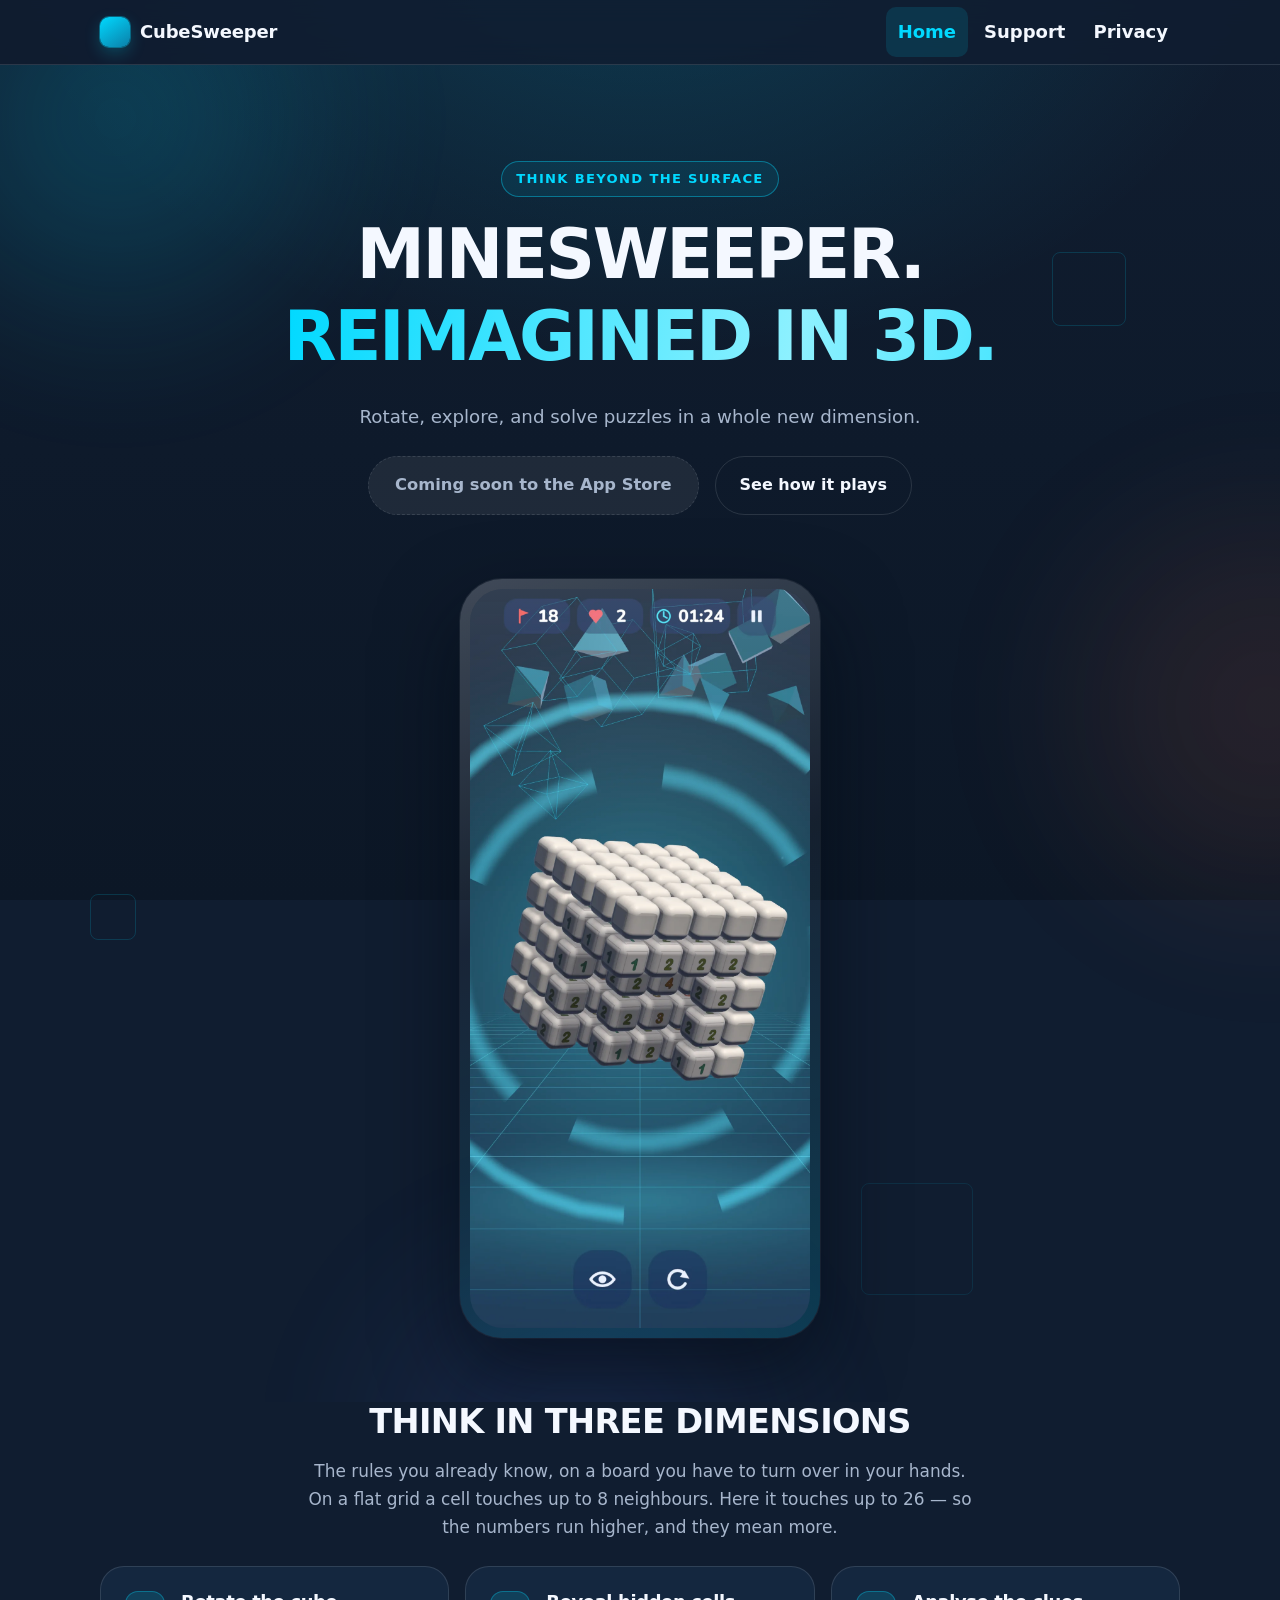
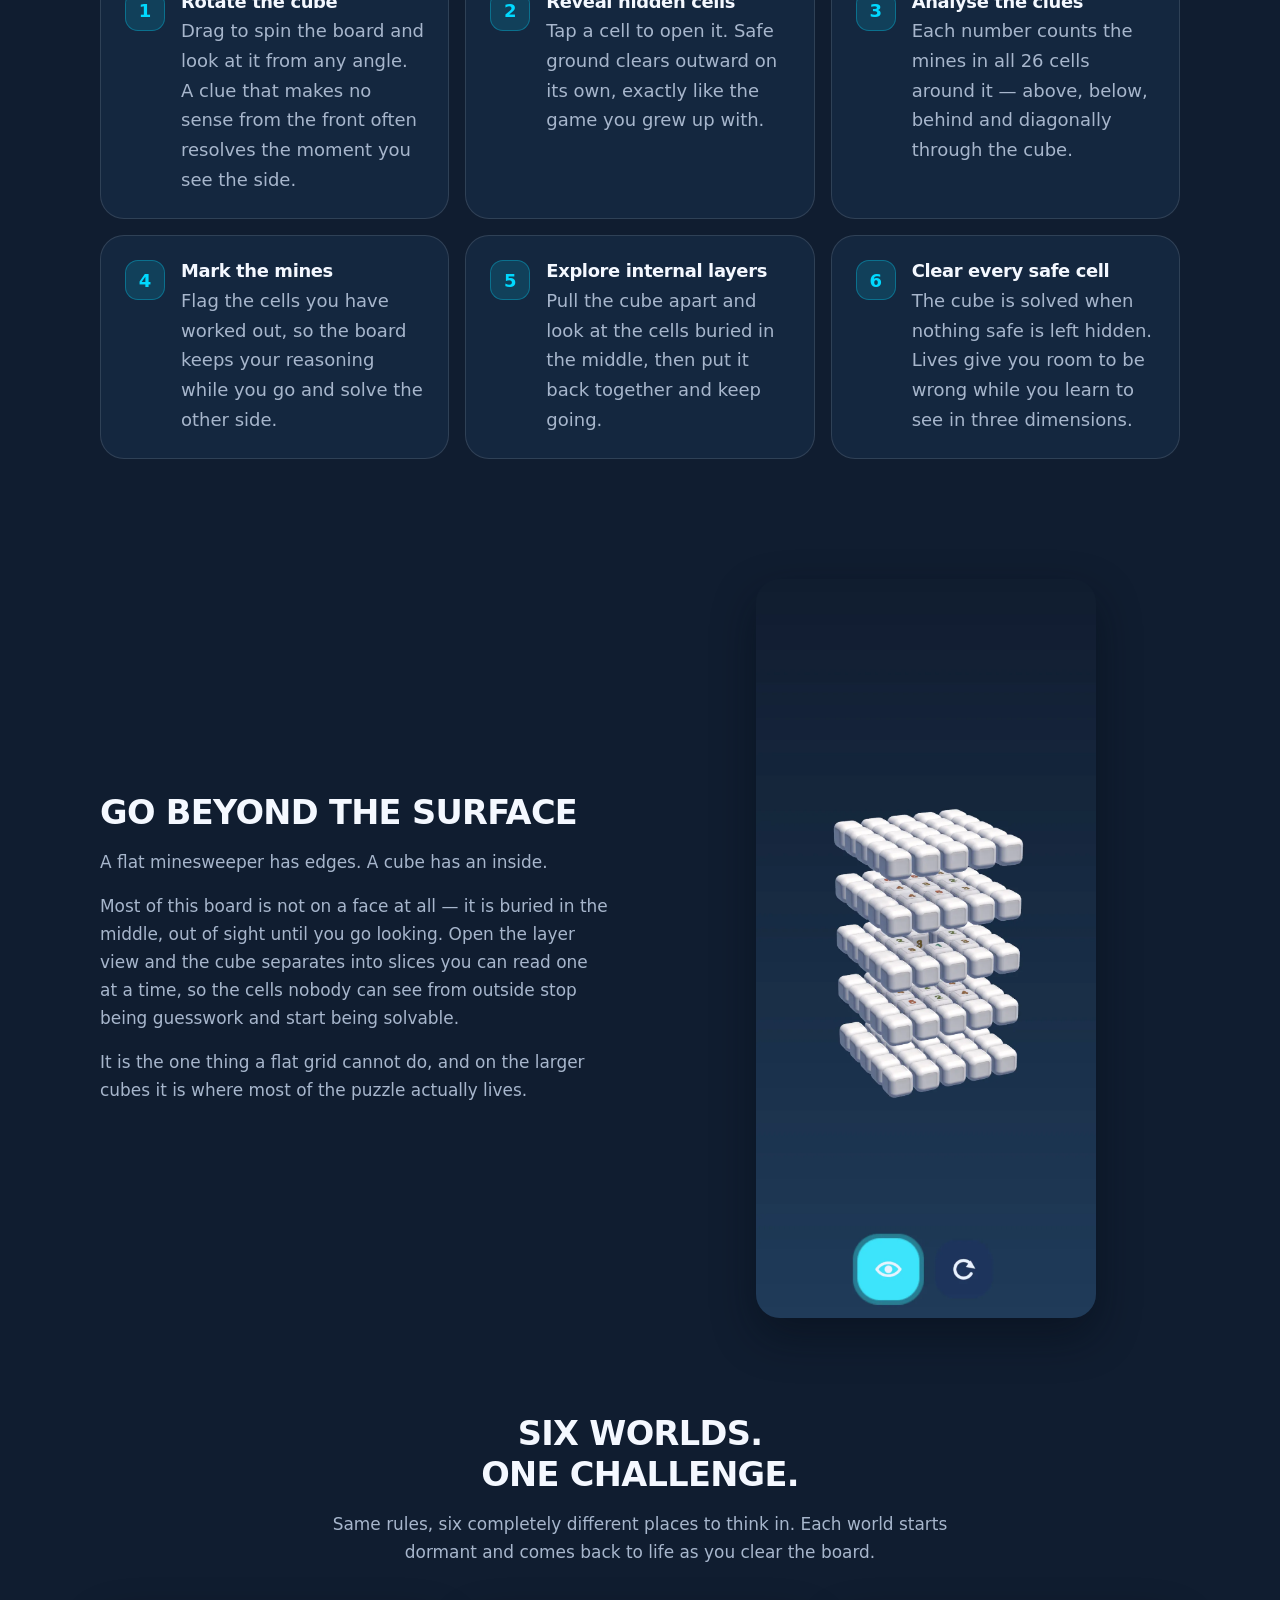
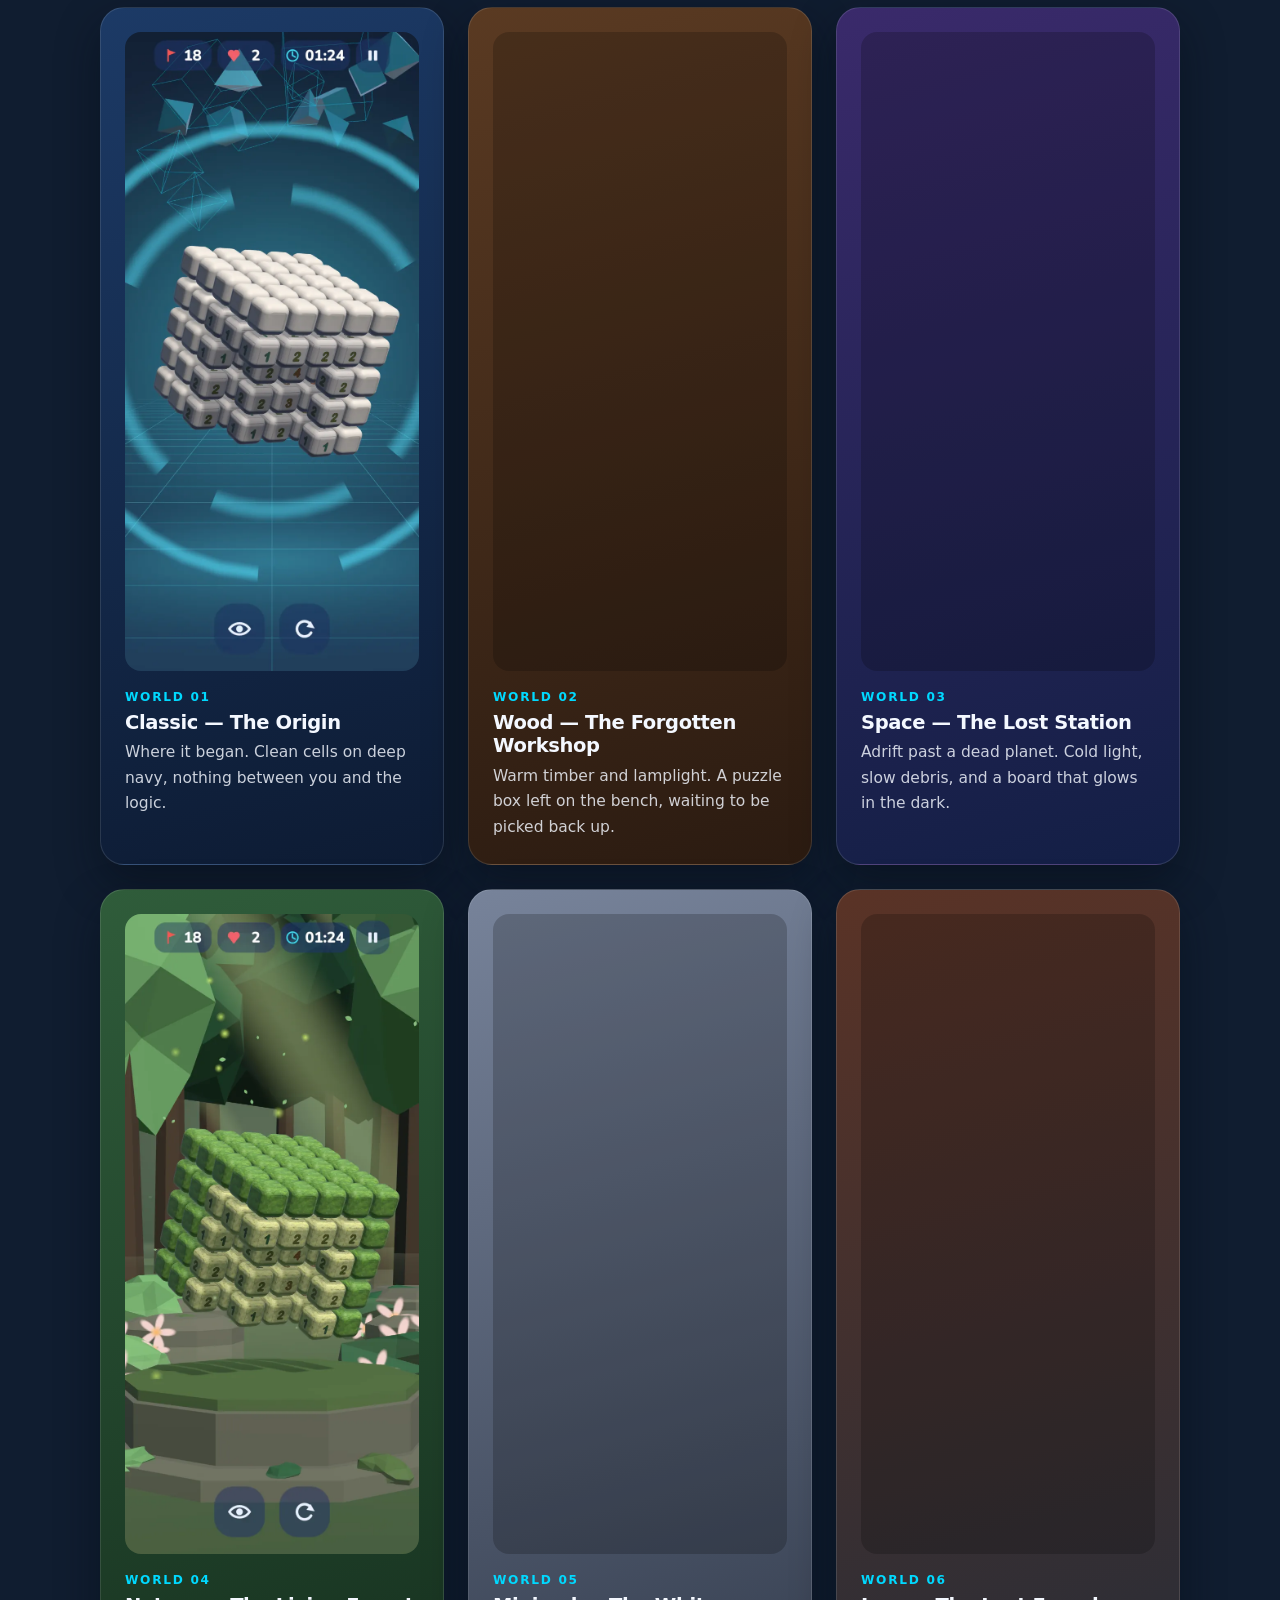
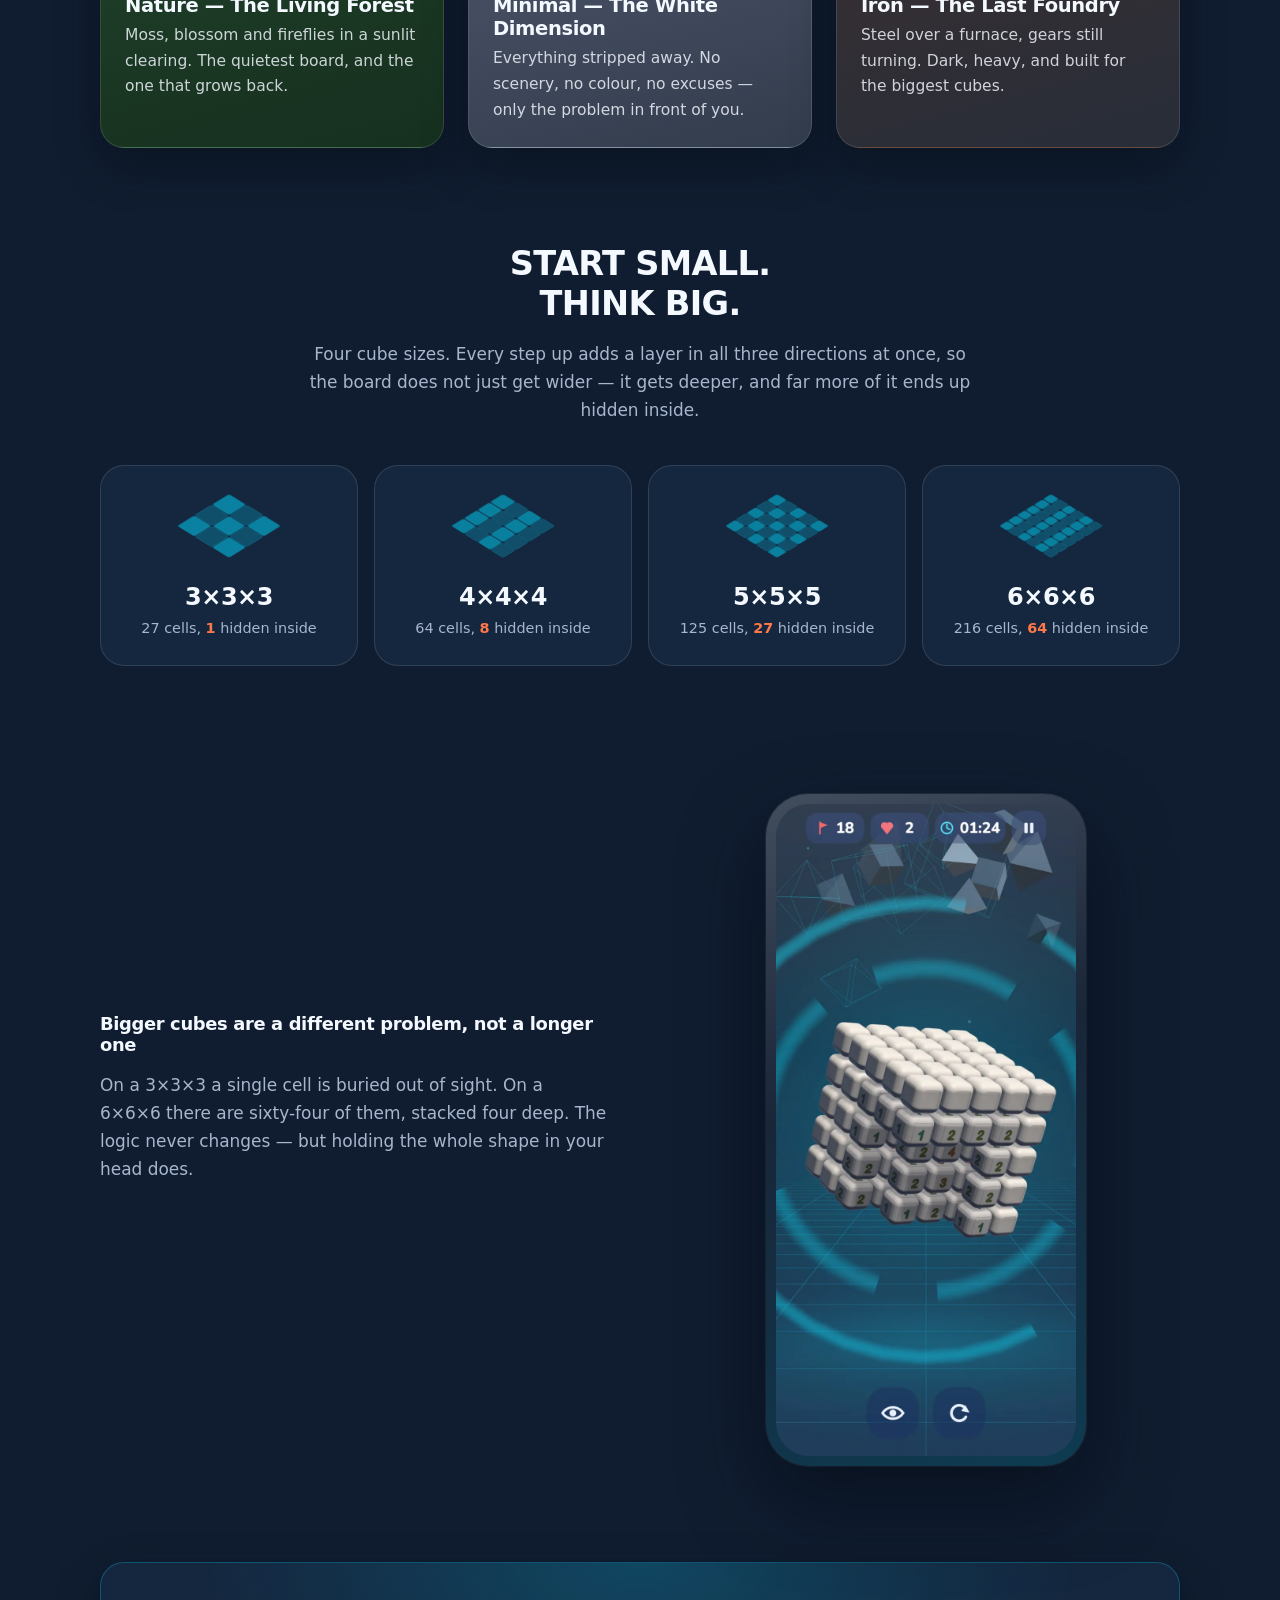
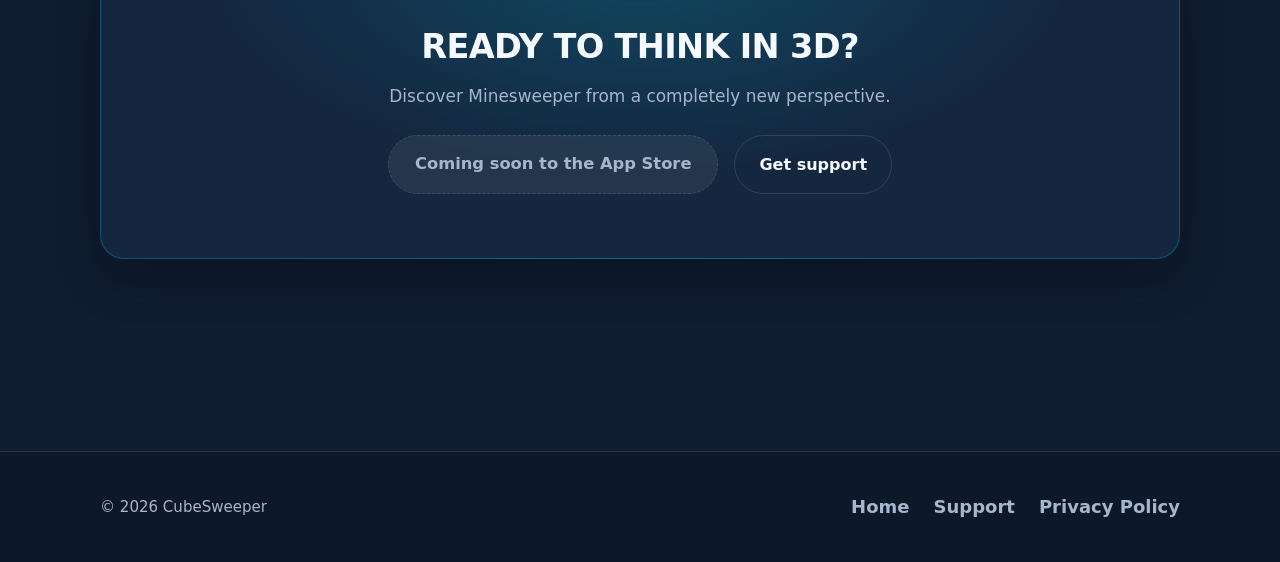
<file: index.html>
<!DOCTYPE html>
<html lang="en">
<head>
<meta charset="utf-8">
<meta name="viewport" content="width=device-width, initial-scale=1">

<title>Minesweeper: 3D Puzzle — Think Beyond the Surface</title>
<meta name="description" content="Minesweeper: 3D Puzzle takes the classic game off the flat grid and wraps it around a cube. Rotate it, open its inner layers, and clear every safe cell across six worlds.">
<link rel="canonical" href="https://cuneytdev.github.io/cubesweeper/">

<meta property="og:type" content="website">
<meta property="og:site_name" content="Minesweeper: 3D Puzzle">
<meta property="og:title" content="Minesweeper: 3D Puzzle — Think Beyond the Surface">
<meta property="og:description" content="Minesweeper, reimagined in 3D. Rotate the cube, explore its inner layers, and find every mine hiding inside.">
<meta property="og:url" content="https://cuneytdev.github.io/cubesweeper/">
<meta property="og:image" content="https://cuneytdev.github.io/cubesweeper/assets/images/og-cover.png">
<meta name="twitter:card" content="summary_large_image">
<meta name="theme-color" content="#101D30">

<link rel="icon" href="assets/images/favicon-32.png" sizes="32x32">
<link rel="apple-touch-icon" href="assets/images/apple-touch-icon.png">

<link rel="stylesheet" href="assets/css/styles.css">

<script>
  /* Set before the first paint, so revealed sections never flash in and then hide. Anyone who prefers
     reduced motion never gets the class, which leaves every section visible from the start. */
  if (!window.matchMedia || !window.matchMedia("(prefers-reduced-motion: reduce)").matches) {
    document.documentElement.className += " js-reveal";
  }
</script>

<script type="application/ld+json">
{
  "@context": "https://schema.org",
  "@type": "SoftwareApplication",
  "name": "Minesweeper: 3D Puzzle",
  "alternateName": "CubeSweeper",
  "applicationCategory": "GameApplication",
  "operatingSystem": "iOS",
  "url": "https://cuneytdev.github.io/cubesweeper/",
  "description": "Minesweeper played on a cube. Rotate the board, open its inner layers, and clear every safe cell across six visual worlds."
}
</script>
</head>
<body>

<a class="skip" href="#main">Skip to content</a>

<header class="site-header">
  <div class="wrap">
    <a class="brand" href="./"><span class="mark" aria-hidden="true"></span>CubeSweeper</a>

    <button class="nav-toggle" type="button" aria-expanded="true" aria-controls="site-nav" hidden>Menu</button>

    <nav class="nav" id="site-nav" aria-label="Main">
      <ul>
        <li><a href="./" aria-current="page">Home</a></li>
        <li><a href="support/">Support</a></li>
        <li><a href="privacy/">Privacy</a></li>
      </ul>
    </nav>
  </div>
</header>

<main id="main">

  <!-- ---------- 1. hero ---------- -->
  <section class="lp-hero center" aria-labelledby="hero-title">
    <div class="orbs" aria-hidden="true">
      <span class="orb orb-1"></span>
      <span class="orb orb-2"></span>
      <span class="orb orb-3"></span>
      <span class="shape shape-1"></span>
      <span class="shape shape-2"></span>
      <span class="shape shape-3"></span>
    </div>

    <div class="wrap">
      <p class="eyebrow">Think beyond the surface</p>

      <h1 id="hero-title">MINESWEEPER.<br><span class="sheen">REIMAGINED IN 3D.</span></h1>

      <p class="lede">Rotate, explore, and solve puzzles in a whole new dimension.</p>

      <div class="actions">
        <a class="btn btn-primary btn-store" data-appstore href="#" hidden>
          <svg class="glyph-apple" viewBox="0 0 384 512" aria-hidden="true" focusable="false"><path d="M318.7 268.7c-.2-36.7 16.4-64.4 50-84.8-18.8-26.9-47.2-41.7-84.7-44.6-35.5-2.8-74.3 20.7-88.5 20.7-15 0-49.4-19.7-76.4-19.7C63.3 141.2 4 184.8 4 273.5q0 39.3 14.4 81.2c12.8 36.7 59 126.7 107.2 125.2 25.2-.6 43-17.9 75.8-17.9 31.8 0 48.3 17.9 76.4 17.9 48.6-.7 90.4-82.5 102.6-119.3-65.2-30.7-61.7-90-61.7-91.9zm-56.6-164.2c27.3-32.4 24.8-61.9 24-72.5-24.1 1.4-52 16.4-67.9 34.9-17.5 19.8-27.8 44.3-25.6 71.9 26.1 2 49.9-11.4 69.5-34.3z"/></svg>
          Download on the App Store
        </a>
        <span class="btn btn-store btn-soon" data-appstore-soon>Coming soon to the App Store</span>

        <a class="btn btn-ghost" href="#how">See how it plays</a>
      </div>

      <!-- The LCP image: loaded eagerly and given priority, with width/height set so nothing shifts. -->
      <div class="phone phone-lg">
        <img src="assets/images/shots/hero-classic.webp" width="1080" height="2347"
             fetchpriority="high" decoding="async"
             alt="A 6x6x6 Minesweeper cube floating over a deep navy background, its front face revealed to show numbered cells.">
      </div>
    </div>
  </section>

  <!-- ---------- 2. how it works ---------- -->
  <section id="how" aria-labelledby="how-title">
    <div class="wrap">
      <div class="center reveal">
        <h2 id="how-title">THINK IN THREE DIMENSIONS</h2>
        <p class="lede">The rules you already know, on a board you have to turn over in your hands. On a flat grid a
          cell touches up to 8 neighbours. Here it touches up to 26 — so the numbers run higher, and they mean more.</p>
      </div>

      <div class="steps">
        <article class="step-card reveal">
          <span class="num" aria-hidden="true">1</span>
          <div>
            <h3>Rotate the cube</h3>
            <p>Drag to spin the board and look at it from any angle. A clue that makes no sense from the front
              often resolves the moment you see the side.</p>
          </div>
        </article>

        <article class="step-card reveal" style="--d:70ms">
          <span class="num" aria-hidden="true">2</span>
          <div>
            <h3>Reveal hidden cells</h3>
            <p>Tap a cell to open it. Safe ground clears outward on its own, exactly like the game you grew up with.</p>
          </div>
        </article>

        <article class="step-card reveal" style="--d:140ms">
          <span class="num" aria-hidden="true">3</span>
          <div>
            <h3>Analyse the clues</h3>
            <p>Each number counts the mines in all 26 cells around it — above, below, behind and diagonally
              through the cube.</p>
          </div>
        </article>

        <article class="step-card reveal">
          <span class="num" aria-hidden="true">4</span>
          <div>
            <h3>Mark the mines</h3>
            <p>Flag the cells you have worked out, so the board keeps your reasoning while you go and solve the
              other side.</p>
          </div>
        </article>

        <article class="step-card reveal" style="--d:70ms">
          <span class="num" aria-hidden="true">5</span>
          <div>
            <h3>Explore internal layers</h3>
            <p>Pull the cube apart and look at the cells buried in the middle, then put it back together and keep
              going.</p>
          </div>
        </article>

        <article class="step-card reveal" style="--d:140ms">
          <span class="num" aria-hidden="true">6</span>
          <div>
            <h3>Clear every safe cell</h3>
            <p>The cube is solved when nothing safe is left hidden. Lives give you room to be wrong while you
              learn to see in three dimensions.</p>
          </div>
        </article>
      </div>
    </div>
  </section>

  <!-- ---------- 3. layer exploration ---------- -->
  <section id="layers" aria-labelledby="layers-title">
    <div class="wrap">
      <div class="split">
        <div class="reveal">
          <h2 id="layers-title">GO BEYOND THE SURFACE</h2>
          <p class="lede">A flat minesweeper has edges. A cube has an inside.</p>
          <p class="lede">Most of this board is not on a face at all — it is buried in the middle, out of sight
            until you go looking. Open the layer view and the cube separates into slices you can read one at a
            time, so the cells nobody can see from outside stop being guesswork and start being solvable.</p>
          <p class="lede">It is the one thing a flat grid cannot do, and on the larger cubes it is where most of
            the puzzle actually lives.</p>
        </div>

        <div class="reveal" style="--d:90ms">
          <img class="shot" src="assets/images/shots/layers-exploded.webp" width="1080" height="2347"
               loading="lazy" decoding="async"
               alt="The cube separated into five horizontal layers floating apart, revealing numbered cells hidden inside.">
        </div>
      </div>
    </div>
  </section>

  <!-- ---------- 4. six worlds ---------- -->
  <section id="worlds" aria-labelledby="worlds-title">
    <div class="wrap">
      <div class="center reveal">
        <h2 id="worlds-title">SIX WORLDS.<br>ONE CHALLENGE.</h2>
        <p class="lede">Same rules, six completely different places to think in. Each world starts dormant and
          comes back to life as you clear the board.</p>
      </div>

      <div class="themes">
        <article class="theme reveal" style="--g1:#1c3a66; --g2:#0d1b33">
          <img src="assets/images/shots/theme-classic.webp" width="720" height="1565" loading="lazy" decoding="async"
               alt="The Classic world: a pale cube on deep navy, numbered cells on the open face.">
          <span class="n">World 01</span>
          <h3>Classic — The Origin</h3>
          <p>Where it began. Clean cells on deep navy, nothing between you and the logic.</p>
        </article>

        <article class="theme reveal" style="--g1:#5a3a22; --g2:#2b1b11; --d:70ms">
          <img src="assets/images/shots/theme-wood.webp" width="720" height="1565" loading="lazy" decoding="async"
               alt="The Wood world: a timber cube in a warm, lamp-lit workshop.">
          <span class="n">World 02</span>
          <h3>Wood — The Forgotten Workshop</h3>
          <p>Warm timber and lamplight. A puzzle box left on the bench, waiting to be picked back up.</p>
        </article>

        <article class="theme reveal" style="--g1:#3a2a6b; --g2:#131f45; --d:140ms">
          <img src="assets/images/shots/theme-space.webp" width="720" height="1565" loading="lazy" decoding="async"
               alt="The Space world: a glowing cube drifting past a purple planet, cyan rings below.">
          <span class="n">World 03</span>
          <h3>Space — The Lost Station</h3>
          <p>Adrift past a dead planet. Cold light, slow debris, and a board that glows in the dark.</p>
        </article>

        <article class="theme reveal" style="--g1:#2f5c3a; --g2:#16301f">
          <img src="assets/images/shots/theme-nature.webp" width="720" height="1565" loading="lazy" decoding="async"
               alt="The Nature world: a mossy cube in a sunlit forest clearing with fireflies and blossom.">
          <span class="n">World 04</span>
          <h3>Nature — The Living Forest</h3>
          <p>Moss, blossom and fireflies in a sunlit clearing. The quietest board, and the one that grows back.</p>
        </article>

        <article class="theme reveal" style="--g1:#77839a; --g2:#333c4d; --d:70ms">
          <img src="assets/images/shots/theme-minimal.webp" width="720" height="1565" loading="lazy" decoding="async"
               alt="The Minimal world: a white cube on a plain bright background with no scenery.">
          <span class="n">World 05</span>
          <h3>Minimal — The White Dimension</h3>
          <p>Everything stripped away. No scenery, no colour, no excuses — only the problem in front of you.</p>
        </article>

        <article class="theme reveal" style="--g1:#5a3326; --g2:#272d38; --d:140ms">
          <img src="assets/images/shots/theme-iron.webp" width="720" height="1565" loading="lazy" decoding="async"
               alt="The Iron world: a steel cube suspended over a glowing furnace, gears turning behind it.">
          <span class="n">World 06</span>
          <h3>Iron — The Last Foundry</h3>
          <p>Steel over a furnace, gears still turning. Dark, heavy, and built for the biggest cubes.</p>
        </article>
      </div>
    </div>
  </section>

  <!-- ---------- 5. challenge progression ---------- -->
  <section id="sizes" aria-labelledby="sizes-title">
    <div class="wrap">
      <div class="center reveal">
        <h2 id="sizes-title">START SMALL.<br>THINK BIG.</h2>
        <p class="lede">Four cube sizes. Every step up adds a layer in all three directions at once, so the board
          does not just get wider — it gets deeper, and far more of it ends up hidden inside.</p>
      </div>

      <div class="dims">
        <article class="dim reveal" style="--n:3">
          <div class="glyph" aria-hidden="true"><i></i><i></i><i></i><i></i><i></i><i></i><i></i><i></i><i></i></div>
          <span class="size">3×3×3</span>
          <p class="meta">27 cells, <b>1</b> hidden inside</p>
        </article>

        <article class="dim reveal" style="--n:4; --d:70ms">
          <div class="glyph" aria-hidden="true"><i></i><i></i><i></i><i></i><i></i><i></i><i></i><i></i><i></i><i></i><i></i><i></i><i></i><i></i><i></i><i></i></div>
          <span class="size">4×4×4</span>
          <p class="meta">64 cells, <b>8</b> hidden inside</p>
        </article>

        <article class="dim reveal" style="--n:5; --d:140ms">
          <div class="glyph" aria-hidden="true"><i></i><i></i><i></i><i></i><i></i><i></i><i></i><i></i><i></i><i></i><i></i><i></i><i></i><i></i><i></i><i></i><i></i><i></i><i></i><i></i><i></i><i></i><i></i><i></i><i></i></div>
          <span class="size">5×5×5</span>
          <p class="meta">125 cells, <b>27</b> hidden inside</p>
        </article>

        <article class="dim reveal" style="--n:6; --d:210ms">
          <div class="glyph" aria-hidden="true"><i></i><i></i><i></i><i></i><i></i><i></i><i></i><i></i><i></i><i></i><i></i><i></i><i></i><i></i><i></i><i></i><i></i><i></i><i></i><i></i><i></i><i></i><i></i><i></i><i></i><i></i><i></i><i></i><i></i><i></i><i></i><i></i><i></i><i></i><i></i><i></i></div>
          <span class="size">6×6×6</span>
          <p class="meta">216 cells, <b>64</b> hidden inside</p>
        </article>
      </div>

      <div class="split" style="margin-top: var(--s5)">
        <div class="reveal">
          <h3>Bigger cubes are a different problem, not a longer one</h3>
          <p class="lede">On a 3×3×3 a single cell is buried out of sight. On a 6×6×6 there are sixty-four of them,
            stacked four deep. The logic never changes — but holding the whole shape in your head does.</p>
        </div>
        <div class="reveal" style="--d:90ms">
          <div class="phone">
            <img src="assets/images/shots/play-midsolve.webp" width="760" height="1652" loading="lazy" decoding="async"
                 alt="A cube part-way through a solve, with flags placed and a block of numbered cells open.">
          </div>
        </div>
      </div>
    </div>
  </section>

  <!-- ---------- 6. download ---------- -->
  <section id="download" aria-labelledby="download-title">
    <div class="wrap">
      <div class="cta reveal">
        <h2 id="download-title">READY TO THINK IN 3D?</h2>
        <p class="lede">Discover Minesweeper from a completely new perspective.</p>

        <div class="actions">
          <a class="btn btn-primary btn-store" data-appstore href="#" hidden>
            <svg class="glyph-apple" viewBox="0 0 384 512" aria-hidden="true" focusable="false"><path d="M318.7 268.7c-.2-36.7 16.4-64.4 50-84.8-18.8-26.9-47.2-41.7-84.7-44.6-35.5-2.8-74.3 20.7-88.5 20.7-15 0-49.4-19.7-76.4-19.7C63.3 141.2 4 184.8 4 273.5q0 39.3 14.4 81.2c12.8 36.7 59 126.7 107.2 125.2 25.2-.6 43-17.9 75.8-17.9 31.8 0 48.3 17.9 76.4 17.9 48.6-.7 90.4-82.5 102.6-119.3-65.2-30.7-61.7-90-61.7-91.9zm-56.6-164.2c27.3-32.4 24.8-61.9 24-72.5-24.1 1.4-52 16.4-67.9 34.9-17.5 19.8-27.8 44.3-25.6 71.9 26.1 2 49.9-11.4 69.5-34.3z"/></svg>
            Download on the App Store
          </a>
          <span class="btn btn-store btn-soon" data-appstore-soon>Coming soon to the App Store</span>

          <a class="btn btn-ghost" href="support/">Get support</a>
        </div>
      </div>
    </div>
  </section>

</main>

<footer class="site-footer">
  <div class="wrap">
    <p class="copy">© <span data-year>2026</span> CubeSweeper</p>
    <nav aria-label="Footer">
      <ul>
        <li><a href="./">Home</a></li>
        <li><a href="support/">Support</a></li>
        <li><a href="privacy/">Privacy Policy</a></li>
      </ul>
    </nav>
  </div>
</footer>

<script src="assets/js/main.js"></script>
</body>
</html>
</file>
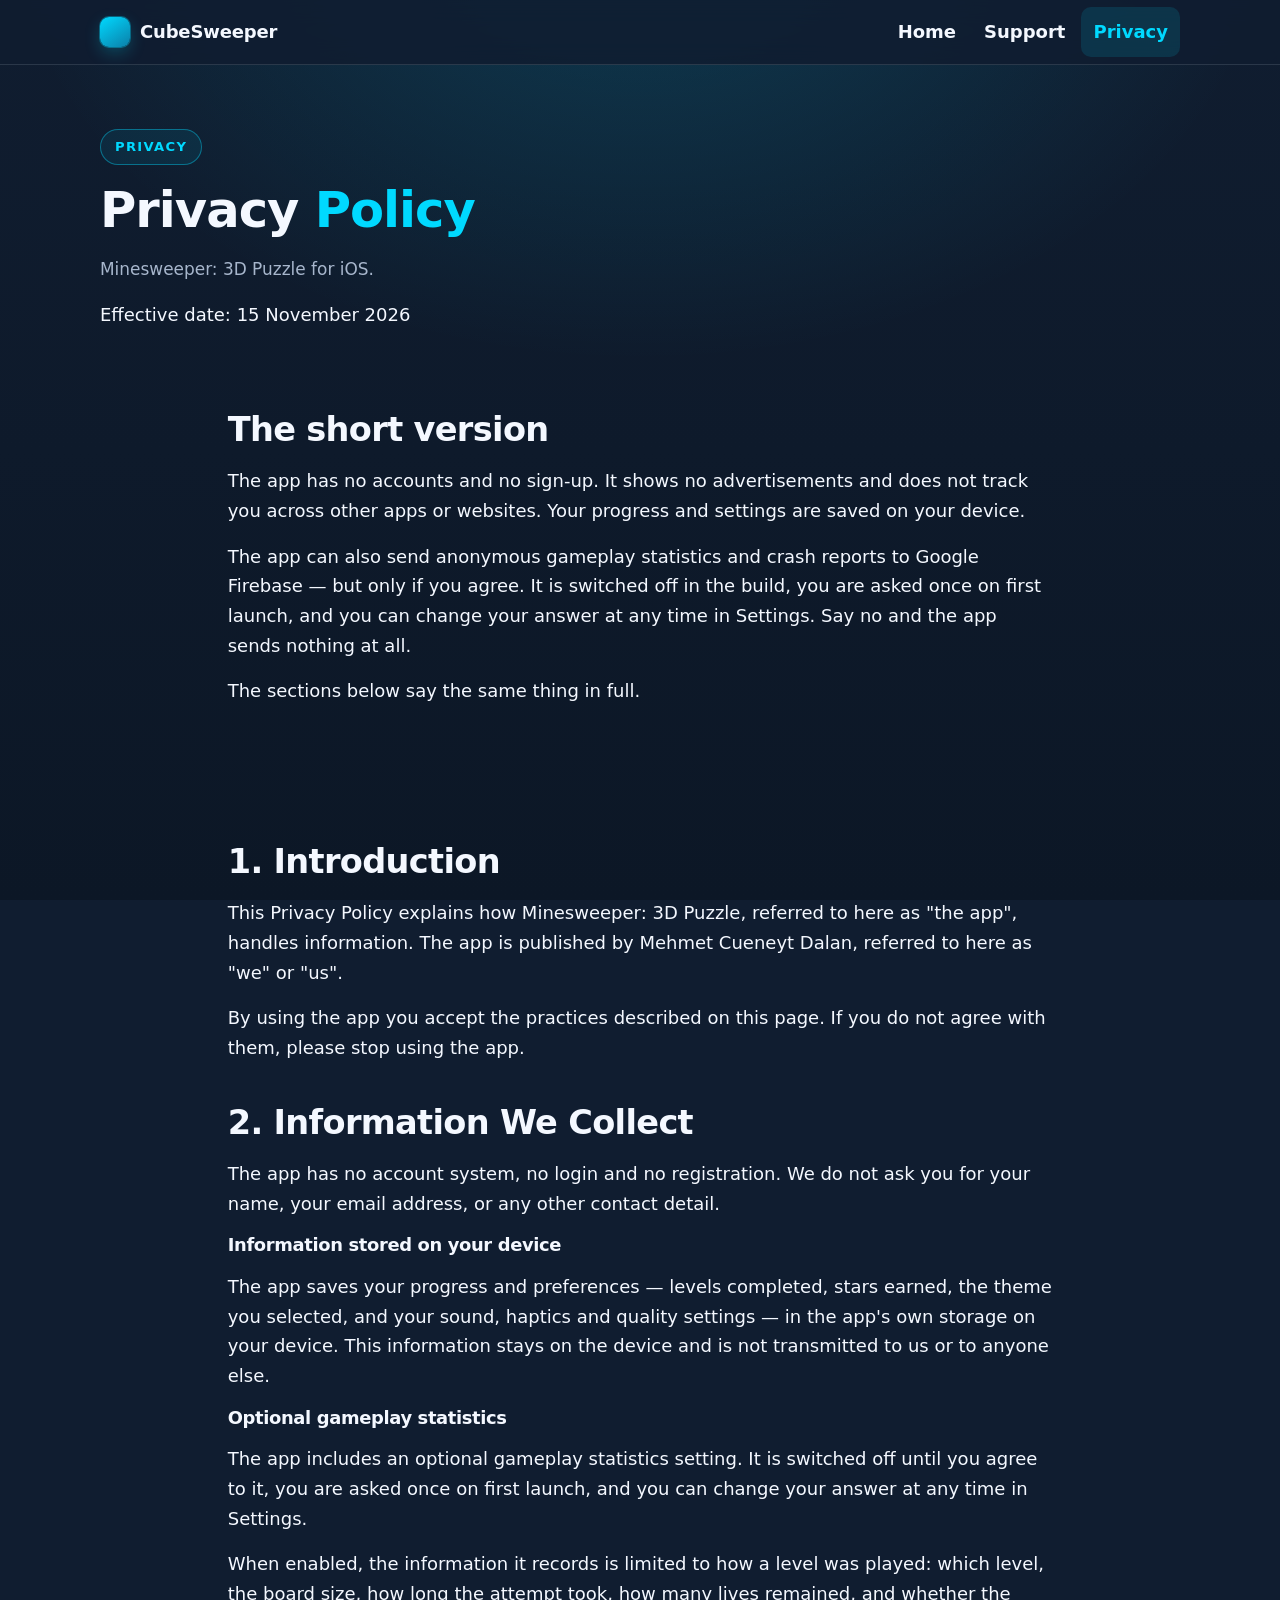
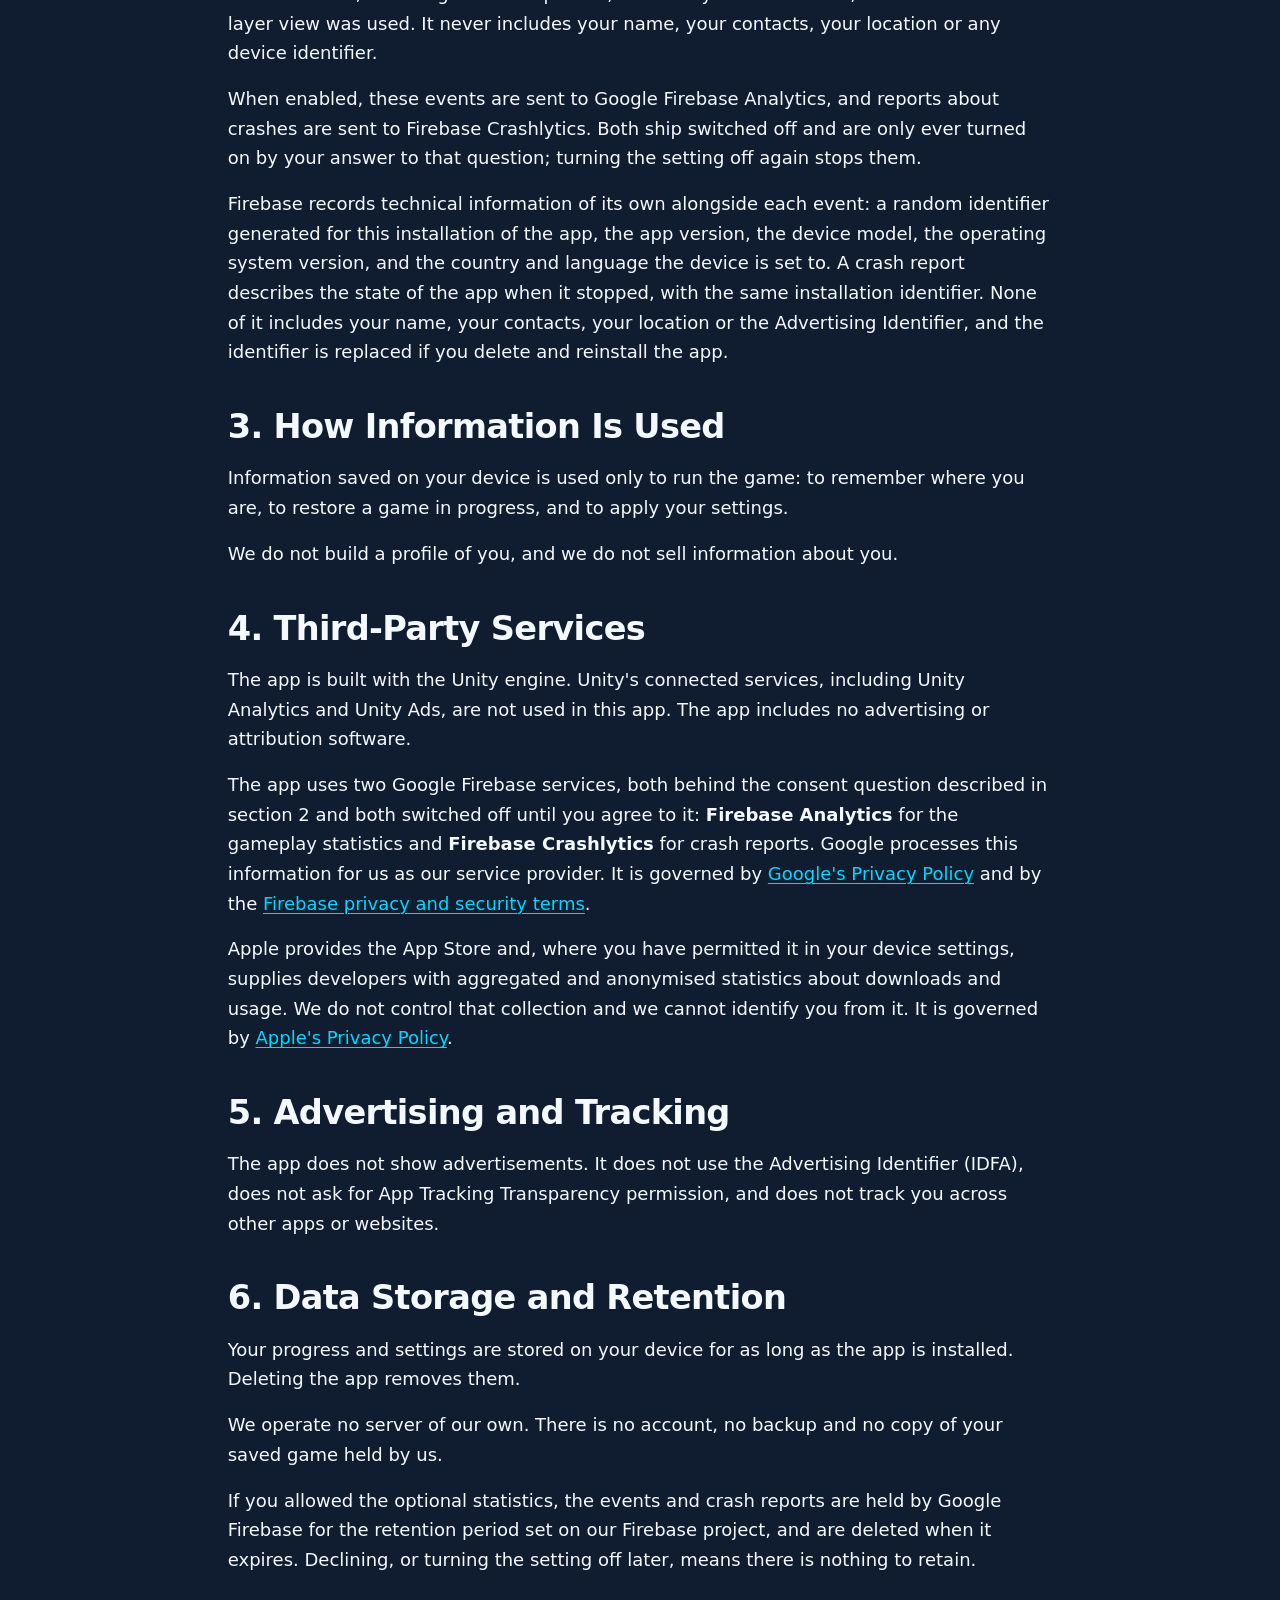
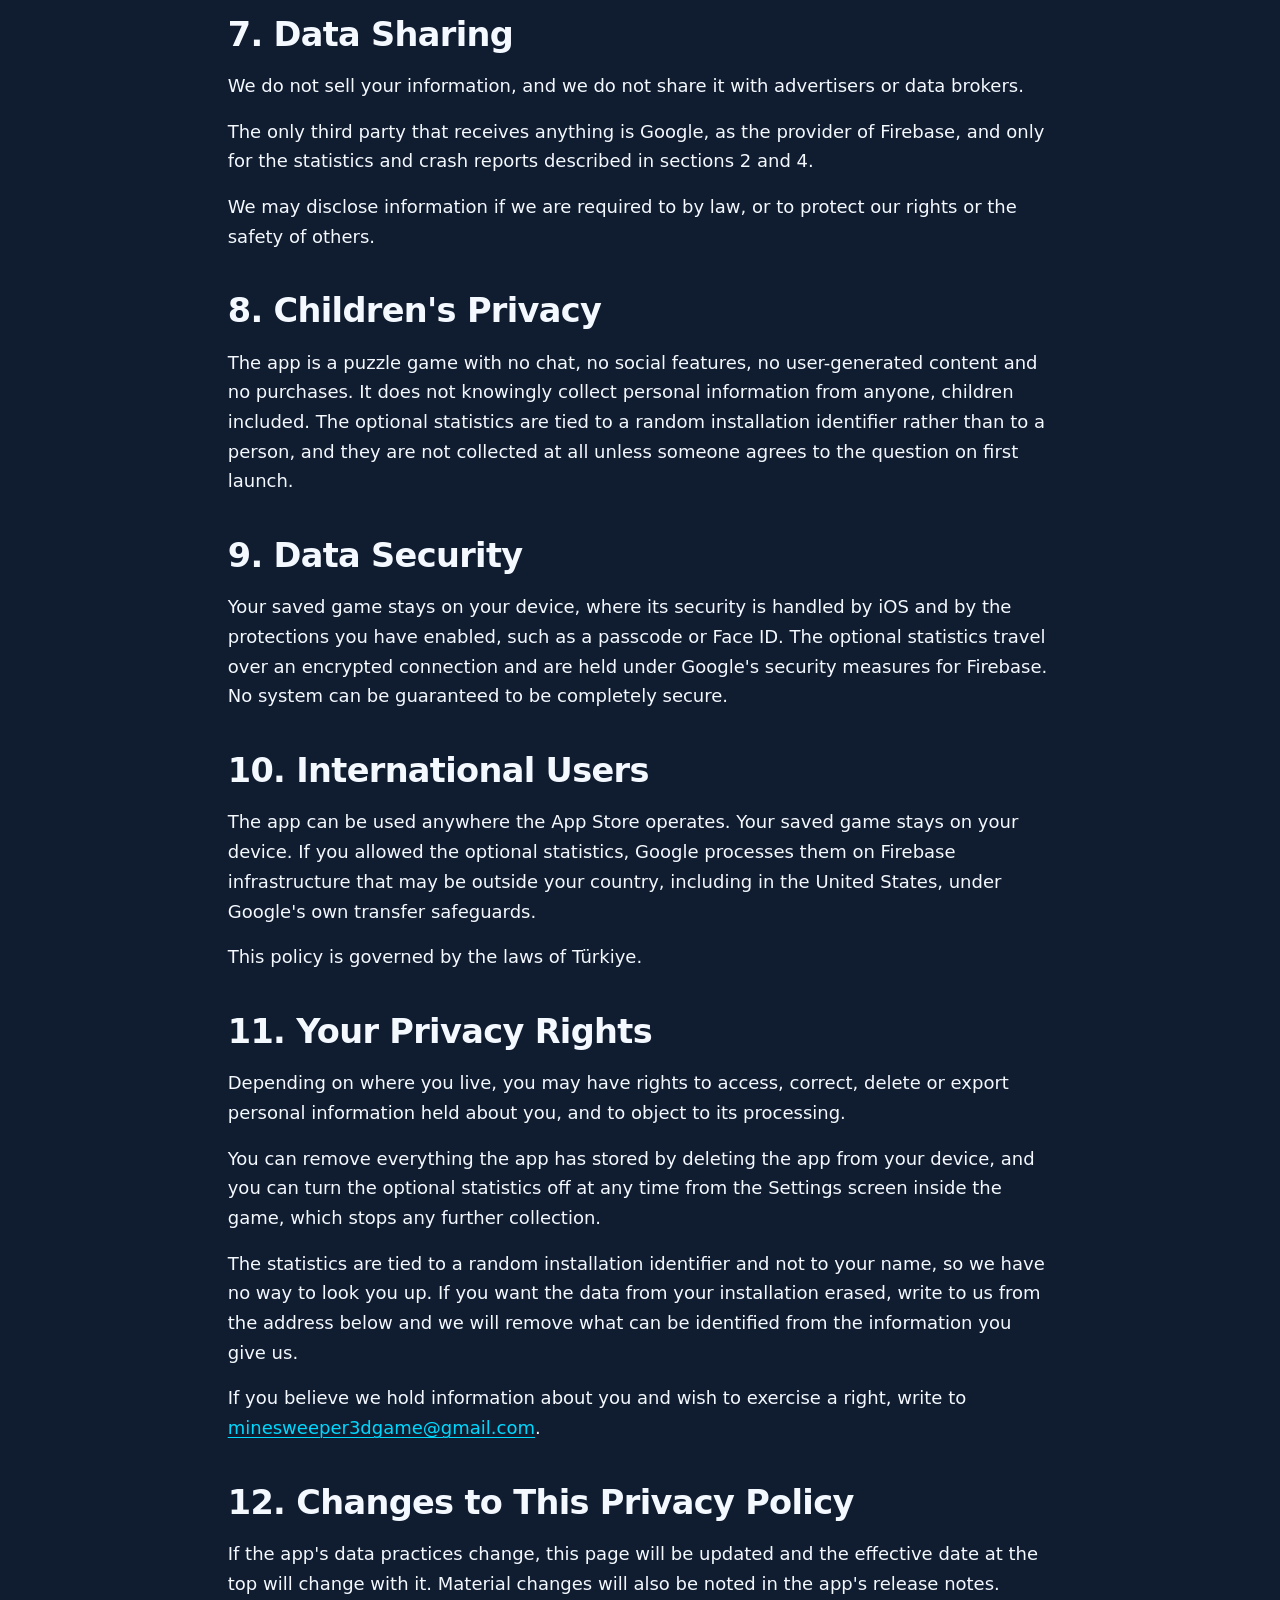
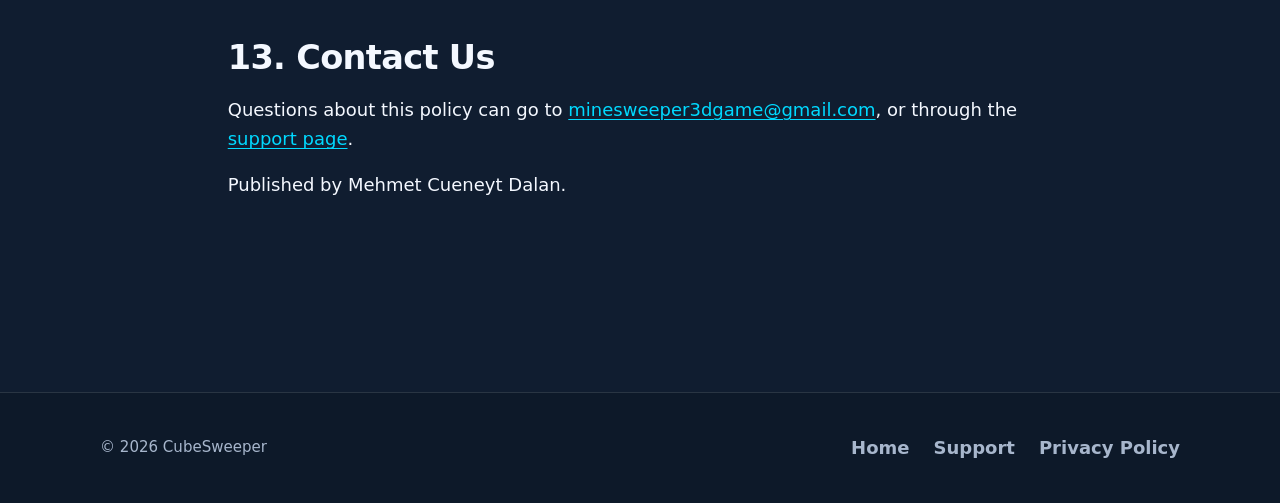
<file: privacy/index.html>
<!DOCTYPE html>
<html lang="en">
<head>
<meta charset="utf-8">
<meta name="viewport" content="width=device-width, initial-scale=1">

<title>Minesweeper: 3D Puzzle — Privacy Policy</title>
<meta name="description" content="Privacy Policy for Minesweeper: 3D Puzzle on iOS. The app has no accounts and shows no advertising. Your progress stays on your device; gameplay statistics and crash reports are sent only if you agree.">
<link rel="canonical" href="https://cuneytdev.github.io/cubesweeper/privacy/">

<meta property="og:type" content="website">
<meta property="og:site_name" content="Minesweeper: 3D Puzzle">
<meta property="og:title" content="Minesweeper: 3D Puzzle — Privacy Policy">
<meta property="og:description" content="Privacy Policy for Minesweeper: 3D Puzzle on iOS.">
<meta property="og:url" content="https://cuneytdev.github.io/cubesweeper/privacy/">
<meta property="og:image" content="https://cuneytdev.github.io/cubesweeper/assets/images/og-cover.png">
<meta name="twitter:card" content="summary_large_image">
<meta name="theme-color" content="#101D30">

<link rel="icon" href="../assets/images/favicon-32.png" sizes="32x32">
<link rel="apple-touch-icon" href="../assets/images/apple-touch-icon.png">

<link rel="stylesheet" href="../assets/css/styles.css">
</head>
<body>

<a class="skip" href="#main">Skip to content</a>

<header class="site-header">
  <div class="wrap">
    <a class="brand" href="../"><span class="mark" aria-hidden="true"></span>CubeSweeper</a>

    <button class="nav-toggle" type="button" aria-expanded="true" aria-controls="site-nav" hidden>Menu</button>

    <nav class="nav" id="site-nav" aria-label="Main">
      <ul>
        <li><a href="../">Home</a></li>
        <li><a href="../support/">Support</a></li>
        <li><a href="./" aria-current="page">Privacy</a></li>
      </ul>
    </nav>
  </div>
</header>

<main id="main">

  <section class="hero">
    <div class="wrap">
      <p class="eyebrow">Privacy</p>
      <h1>Privacy <span class="accent">Policy</span></h1>
      <p class="lede">Minesweeper: 3D Puzzle for iOS.</p>
      <p class="updated">Effective date: 15 November 2026</p>
    </div>
  </section>

  <section aria-labelledby="summary-title">
    <div class="wrap prose">
      <h2 id="summary-title">The short version</h2>
      <p>The app has no accounts and no sign-up. It shows no advertisements and does not track you across other
        apps or websites. Your progress and settings are saved on your device.</p>
      <p>The app can also send anonymous gameplay statistics and crash reports to Google Firebase — but only if
        you agree. It is switched off in the build, you are asked once on first launch, and you can change your
        answer at any time in Settings. Say no and the app sends nothing at all.</p>
      <p>The sections below say the same thing in full.</p>
    </div>
  </section>

  <section aria-labelledby="policy-title">
    <div class="wrap prose">
      <h2 id="policy-title">1. Introduction</h2>
      <p>This Privacy Policy explains how Minesweeper: 3D Puzzle, referred to here as "the app", handles
        information. The app is published by Mehmet Cueneyt Dalan, referred to here as "we" or "us".</p>
      <p>By using the app you accept the practices described on this page. If you do not agree with them, please
        stop using the app.</p>

      <h2>2. Information We Collect</h2>
      <p>The app has no account system, no login and no registration. We do not ask you for your name, your email
        address, or any other contact detail.</p>

      <h3>Information stored on your device</h3>
      <p>The app saves your progress and preferences — levels completed, stars earned, the theme you selected,
        and your sound, haptics and quality settings — in the app's own storage on your device. This information
        stays on the device and is not transmitted to us or to anyone else.</p>

      <h3>Optional gameplay statistics</h3>
      <p>The app includes an optional gameplay statistics setting. It is switched off until you agree to it, you
        are asked once on first launch, and you can change your answer at any time in Settings.</p>
      <p>When enabled, the information it records is limited to how a level was played: which level, the board
        size, how long the attempt took, how many lives remained, and whether the layer view was used. It never
        includes your name, your contacts, your location or any device identifier.</p>
      <p>When enabled, these events are sent to Google Firebase Analytics, and reports about crashes are sent to
        Firebase Crashlytics. Both ship switched off and are only ever turned on by your answer to that
        question; turning the setting off again stops them.</p>
      <p>Firebase records technical information of its own alongside each event: a random identifier generated for
        this installation of the app, the app version, the device model, the operating system version, and the
        country and language the device is set to. A crash report describes the state of the app when it stopped,
        with the same installation identifier. None of it includes your name, your contacts, your location or the
        Advertising Identifier, and the identifier is replaced if you delete and reinstall the app.</p>

      <h2>3. How Information Is Used</h2>
      <p>Information saved on your device is used only to run the game: to remember where you are, to restore a
        game in progress, and to apply your settings.</p>
      <p>We do not build a profile of you, and we do not sell information about you.</p>

      <h2>4. Third-Party Services</h2>
      <p>The app is built with the Unity engine. Unity's connected services, including Unity Analytics and Unity
        Ads, are not used in this app. The app includes no advertising or attribution software.</p>
      <p>The app uses two Google Firebase services, both behind the consent question described in section 2 and
        both switched off until you agree to it: <strong>Firebase Analytics</strong> for the gameplay statistics
        and <strong>Firebase Crashlytics</strong> for crash reports. Google processes this information for us as
        our service provider. It is governed by
        <a href="https://policies.google.com/privacy" rel="noopener">Google's Privacy Policy</a> and by the
        <a href="https://firebase.google.com/support/privacy" rel="noopener">Firebase privacy and security
        terms</a>.</p>
      <p>Apple provides the App Store and, where you have permitted it in your device settings, supplies
        developers with aggregated and anonymised statistics about downloads and usage. We do not control that
        collection and we cannot identify you from it. It is governed by
        <a href="https://www.apple.com/legal/privacy/" rel="noopener">Apple's Privacy Policy</a>.</p>

      <h2>5. Advertising and Tracking</h2>
      <p>The app does not show advertisements. It does not use the Advertising Identifier (IDFA), does not ask
        for App Tracking Transparency permission, and does not track you across other apps or websites.</p>

      <h2>6. Data Storage and Retention</h2>
      <p>Your progress and settings are stored on your device for as long as the app is installed. Deleting the
        app removes them.</p>
      <p>We operate no server of our own. There is no account, no backup and no copy of your saved game held by
        us.</p>
      <p>If you allowed the optional statistics, the events and crash reports are held by Google Firebase for the
        retention period set on our Firebase project, and are deleted when it expires. Declining, or turning the
        setting off later, means there is nothing to retain.</p>

      <h2>7. Data Sharing</h2>
      <p>We do not sell your information, and we do not share it with advertisers or data brokers.</p>
      <p>The only third party that receives anything is Google, as the provider of Firebase, and only for the
        statistics and crash reports described in sections 2 and 4.</p>
      <p>We may disclose information if we are required to by law, or to protect our rights or the safety of
        others.</p>

      <h2>8. Children's Privacy</h2>
      <p>The app is a puzzle game with no chat, no social features, no user-generated content and no purchases.
        It does not knowingly collect personal information from anyone, children included. The optional
        statistics are tied to a random installation identifier rather than to a person, and they are not
        collected at all unless someone agrees to the question on first launch.</p>

      <h2>9. Data Security</h2>
      <p>Your saved game stays on your device, where its security is handled by iOS and by the protections you
        have enabled, such as a passcode or Face ID. The optional statistics travel over an encrypted connection
        and are held under Google's security measures for Firebase. No system can be guaranteed to be completely
        secure.</p>

      <h2>10. International Users</h2>
      <p>The app can be used anywhere the App Store operates. Your saved game stays on your device. If you
        allowed the optional statistics, Google processes them on Firebase infrastructure that may be outside
        your country, including in the United States, under Google's own transfer safeguards.</p>
      <p>This policy is governed by the laws of Türkiye.</p>

      <h2>11. Your Privacy Rights</h2>
      <p>Depending on where you live, you may have rights to access, correct, delete or export personal
        information held about you, and to object to its processing.</p>
      <p>You can remove everything the app has stored by deleting the app from your device, and you can turn the
        optional statistics off at any time from the Settings screen inside the game, which stops any further
        collection.</p>
      <p>The statistics are tied to a random installation identifier and not to your name, so we have no way to
        look you up. If you want the data from your installation erased, write to us from the address below and
        we will remove what can be identified from the information you give us.</p>
      <p>If you believe we hold information about you and wish to exercise a right, write to
        <a data-support-email href="mailto:minesweeper3dgame@gmail.com">minesweeper3dgame@gmail.com</a>.</p>

      <h2>12. Changes to This Privacy Policy</h2>
      <p>If the app's data practices change, this page will be updated and the effective date at the top will
        change with it. Material changes will also be noted in the app's release notes.</p>

      <h2>13. Contact Us</h2>
      <p>Questions about this policy can go to
        <a data-support-email href="mailto:minesweeper3dgame@gmail.com">minesweeper3dgame@gmail.com</a>, or through the
        <a href="../support/">support page</a>.</p>
      <p>Published by Mehmet Cueneyt Dalan.</p>
    </div>
  </section>

</main>

<footer class="site-footer">
  <div class="wrap">
    <p class="copy">© <span data-year>2026</span> CubeSweeper</p>
    <nav aria-label="Footer">
      <ul>
        <li><a href="../">Home</a></li>
        <li><a href="../support/">Support</a></li>
        <li><a href="./">Privacy Policy</a></li>
      </ul>
    </nav>
  </div>
</footer>

<script src="../assets/js/main.js"></script>
</body>
</html>
</file>
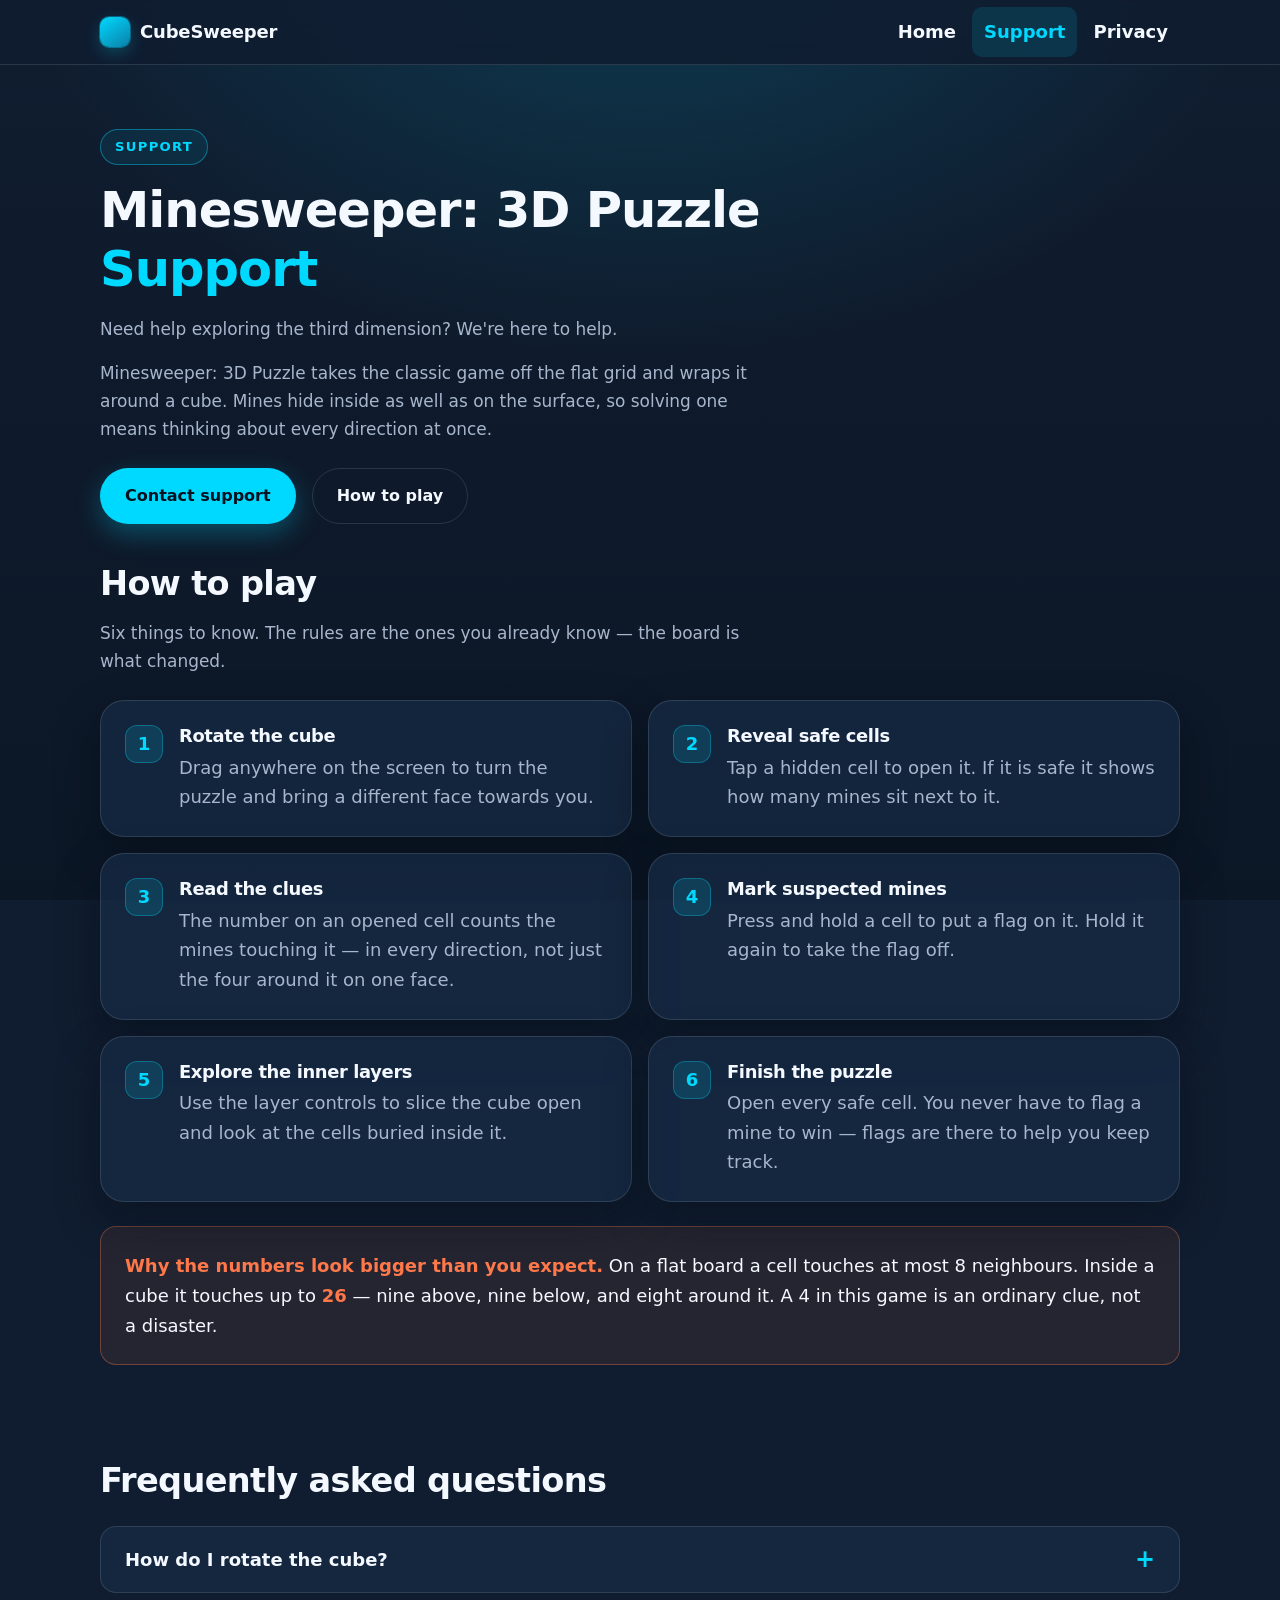
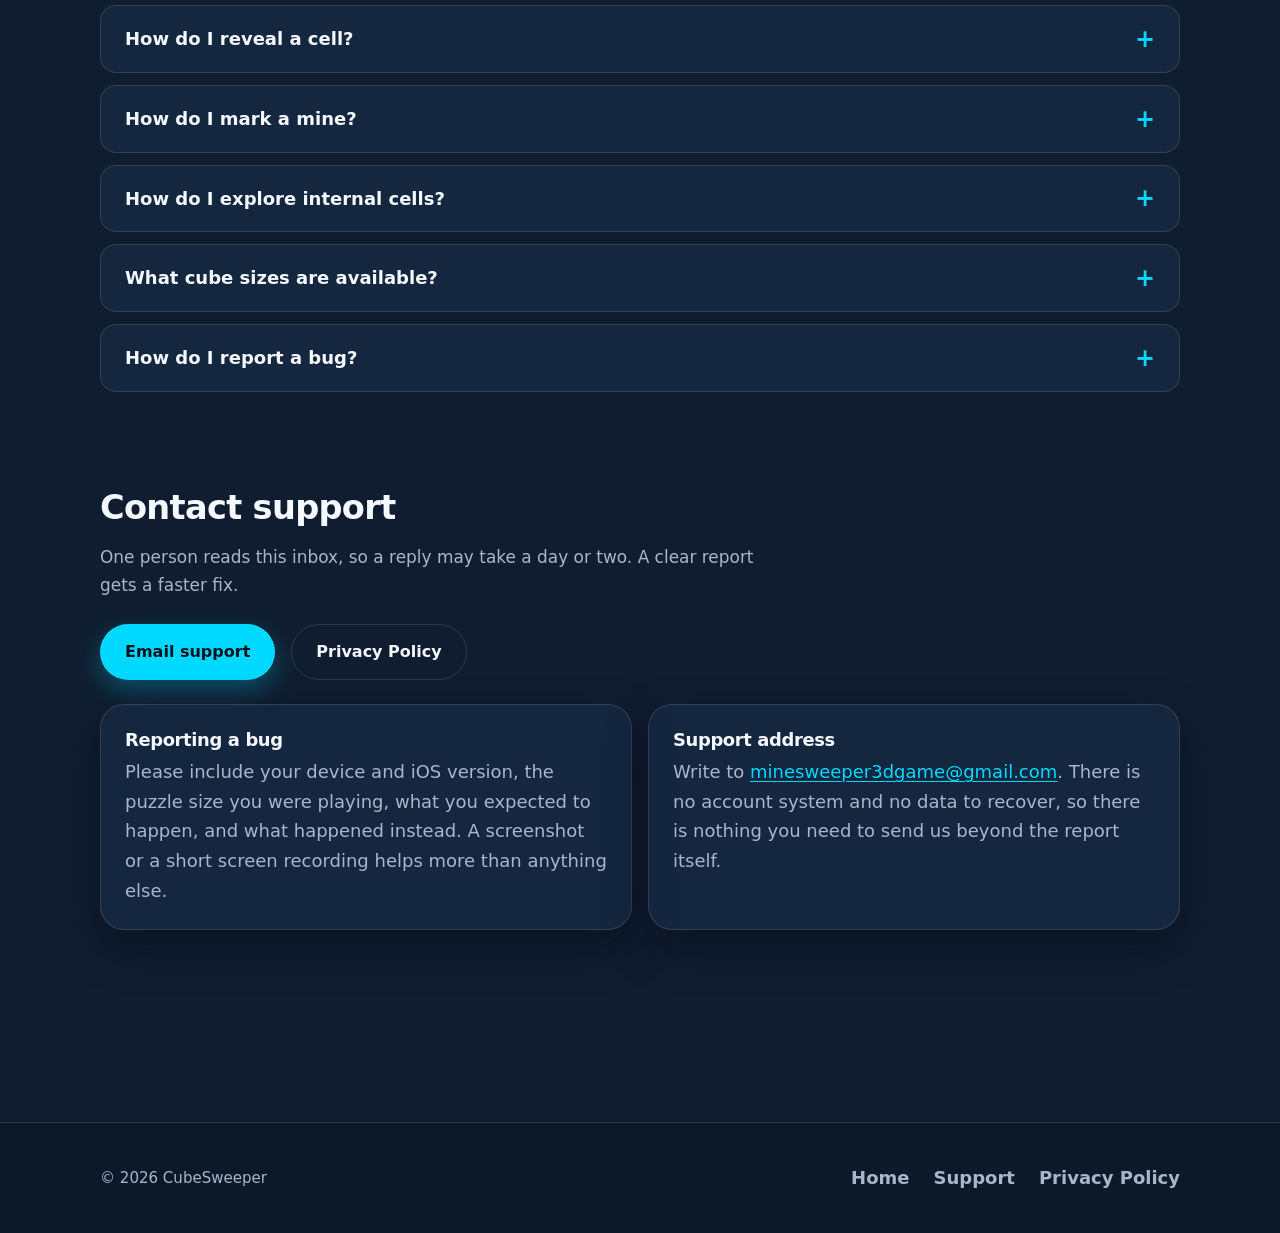
<file: support/index.html>
<!DOCTYPE html>
<html lang="en">
<head>
<meta charset="utf-8">
<meta name="viewport" content="width=device-width, initial-scale=1">

<title>Minesweeper: 3D Puzzle — Support</title>
<meta name="description" content="Help and answers for Minesweeper: 3D Puzzle. How to rotate the cube, reveal cells, flag mines, explore inner layers, and contact support.">
<link rel="canonical" href="https://cuneytdev.github.io/cubesweeper/support/">

<meta property="og:type" content="website">
<meta property="og:site_name" content="Minesweeper: 3D Puzzle">
<meta property="og:title" content="Minesweeper: 3D Puzzle — Support">
<meta property="og:description" content="Need help exploring the third dimension? Guides, answers and a way to reach the developer.">
<meta property="og:url" content="https://cuneytdev.github.io/cubesweeper/support/">
<meta property="og:image" content="https://cuneytdev.github.io/cubesweeper/assets/images/og-cover.png">
<meta name="twitter:card" content="summary_large_image">
<meta name="theme-color" content="#101D30">

<link rel="stylesheet" href="../assets/css/styles.css">
</head>
<body>

<a class="skip" href="#main">Skip to content</a>

<header class="site-header">
  <div class="wrap">
    <a class="brand" href="../"><span class="mark" aria-hidden="true"></span>CubeSweeper</a>

    <button class="nav-toggle" type="button" aria-expanded="true" aria-controls="site-nav" hidden>Menu</button>

    <nav class="nav" id="site-nav" aria-label="Main">
      <ul>
        <li><a href="../">Home</a></li>
        <li><a href="./" aria-current="page">Support</a></li>
        <li><a href="../privacy/">Privacy</a></li>
      </ul>
    </nav>
  </div>
</header>

<main id="main">

  <section class="hero">
    <div class="wrap">
      <p class="eyebrow">Support</p>
      <h1>Minesweeper: 3D Puzzle<br><span class="accent">Support</span></h1>
      <p class="lede">Need help exploring the third dimension? We're here to help.</p>
      <p class="lede">Minesweeper: 3D Puzzle takes the classic game off the flat grid and wraps it around a cube.
        Mines hide inside as well as on the surface, so solving one means thinking about every direction at once.</p>
      <div class="actions">
        <a class="btn btn-primary" href="#contact">Contact support</a>
        <a class="btn btn-ghost" href="#how-to-play">How to play</a>
      </div>
    </div>
  </section>

  <section id="how-to-play" aria-labelledby="how-to-play-title">
    <div class="wrap">
      <h2 id="how-to-play-title">How to play</h2>
      <p class="lede">Six things to know. The rules are the ones you already know — the board is what changed.</p>

      <div class="grid grid-2">
        <article class="card step">
          <span class="num" aria-hidden="true">1</span>
          <div>
            <h3>Rotate the cube</h3>
            <p>Drag anywhere on the screen to turn the puzzle and bring a different face towards you.</p>
          </div>
        </article>

        <article class="card step">
          <span class="num" aria-hidden="true">2</span>
          <div>
            <h3>Reveal safe cells</h3>
            <p>Tap a hidden cell to open it. If it is safe it shows how many mines sit next to it.</p>
          </div>
        </article>

        <article class="card step">
          <span class="num" aria-hidden="true">3</span>
          <div>
            <h3>Read the clues</h3>
            <p>The number on an opened cell counts the mines touching it — in every direction, not just the four
              around it on one face.</p>
          </div>
        </article>

        <article class="card step">
          <span class="num" aria-hidden="true">4</span>
          <div>
            <h3>Mark suspected mines</h3>
            <p>Press and hold a cell to put a flag on it. Hold it again to take the flag off.</p>
          </div>
        </article>

        <article class="card step">
          <span class="num" aria-hidden="true">5</span>
          <div>
            <h3>Explore the inner layers</h3>
            <p>Use the layer controls to slice the cube open and look at the cells buried inside it.</p>
          </div>
        </article>

        <article class="card step">
          <span class="num" aria-hidden="true">6</span>
          <div>
            <h3>Finish the puzzle</h3>
            <p>Open every safe cell. You never have to flag a mine to win — flags are there to help you keep track.</p>
          </div>
        </article>
      </div>

      <div class="note">
        <p><strong>Why the numbers look bigger than you expect.</strong> On a flat board a cell touches at most
          8 neighbours. Inside a cube it touches up to <strong>26</strong> — nine above, nine below, and eight
          around it. A 4 in this game is an ordinary clue, not a disaster.</p>
      </div>
    </div>
  </section>

  <section id="faq" aria-labelledby="faq-title">
    <div class="wrap">
      <h2 id="faq-title">Frequently asked questions</h2>

      <div class="faq">
        <details>
          <summary>How do I rotate the cube?</summary>
          <div class="answer"><p>Drag across the screen to rotate the cube.</p></div>
        </details>

        <details>
          <summary>How do I reveal a cell?</summary>
          <div class="answer"><p>Tap a hidden cell to reveal it.</p></div>
        </details>

        <details>
          <summary>How do I mark a mine?</summary>
          <div class="answer"><p>Long-press a cell to place a flag.</p></div>
        </details>

        <details>
          <summary>How do I explore internal cells?</summary>
          <div class="answer"><p>Use the layer controls to inspect the cube's internal layers.</p></div>
        </details>

        <details>
          <summary>What cube sizes are available?</summary>
          <div class="answer"><p>The game supports 3×3×3, 4×4×4, 5×5×5, and 6×6×6 puzzles.</p></div>
        </details>

        <details>
          <summary>How do I report a bug?</summary>
          <div class="answer">
            <p>Contact the developer using the support email: <a data-support-email href="mailto:minesweeper3dgame@gmail.com">minesweeper3dgame@gmail.com</a></p>
          </div>
        </details>
      </div>
    </div>
  </section>

  <section id="contact" aria-labelledby="contact-title">
    <div class="wrap">
      <h2 id="contact-title">Contact support</h2>
      <p class="lede">One person reads this inbox, so a reply may take a day or two. A clear report gets a faster fix.</p>

      <div class="actions">
        <a class="btn btn-primary" data-support-email data-subject="Minesweeper: 3D Puzzle — Support"
           href="mailto:minesweeper3dgame@gmail.com?subject=Minesweeper%3A%203D%20Puzzle%20%E2%80%94%20Support">Email support</a>
        <a class="btn btn-ghost" href="../privacy/">Privacy Policy</a>
      </div>

      <div class="grid grid-2">
        <article class="card">
          <h3>Reporting a bug</h3>
          <p>Please include your device and iOS version, the puzzle size you were playing, what you expected to
            happen, and what happened instead. A screenshot or a short screen recording helps more than anything
            else.</p>
        </article>

        <article class="card">
          <h3>Support address</h3>
          <p>Write to <a data-support-email href="mailto:minesweeper3dgame@gmail.com">minesweeper3dgame@gmail.com</a>. There is no account
            system and no data to recover, so there is nothing you need to send us beyond the report itself.</p>
        </article>
      </div>
    </div>
  </section>

</main>

<footer class="site-footer">
  <div class="wrap">
    <p class="copy">© <span data-year>2026</span> CubeSweeper</p>
    <nav aria-label="Footer">
      <ul>
        <li><a href="../">Home</a></li>
        <li><a href="./">Support</a></li>
        <li><a href="../privacy/">Privacy Policy</a></li>
      </ul>
    </nav>
  </div>
</footer>

<script src="../assets/js/main.js"></script>
</body>
</html>
</file>
<file: assets/css/styles.css>
/* Minesweeper: 3D Puzzle — support site.
   One stylesheet, no framework, no build step. Mobile first: everything below is the phone layout, and the two
   media queries at the end widen it. */

:root {
  --bg: #101d30;
  --bg-2: #172b46;
  --cyan: #00d9ff;
  --white: #f4f8ff;
  --orange: #ff784a;

  /* Dimmed text, derived from --white so there is one source for the ink colour. */
  --muted: #a7b6cc;
  --line: rgba(244, 248, 255, 0.12);
  --card: rgba(23, 43, 70, 0.72);

  --radius: 16px;
  --radius-lg: 24px;
  --shadow: 0 18px 44px rgba(4, 10, 20, 0.45);
  --wrap: 1080px;

  /* A single step scale, so spacing never gets invented per-component. */
  --s1: 8px;
  --s2: 16px;
  --s3: 24px;
  --s4: 40px;
  --s5: 64px;
  --s6: 96px;
}

*, *::before, *::after { box-sizing: border-box; }

html { scroll-behavior: smooth; }

@media (prefers-reduced-motion: reduce) {
  html { scroll-behavior: auto; }
  *, *::before, *::after {
    animation-duration: 0.01ms !important;
    transition-duration: 0.01ms !important;
  }
}

body {
  margin: 0;
  background: var(--bg);
  color: var(--white);
  font-family: "Nunito", "Segoe UI", system-ui, -apple-system, "Helvetica Neue", Arial, sans-serif;
  font-size: 17px;
  line-height: 1.65;
  -webkit-font-smoothing: antialiased;
  /* The glow sits behind everything and never scrolls away, the same cyan bloom the app icon uses. */
  background-image:
    radial-gradient(900px 620px at 50% -8%, rgba(0, 217, 255, 0.16), transparent 70%),
    linear-gradient(180deg, var(--bg) 0%, #0c1726 100%);
  background-attachment: fixed;
}

h1, h2, h3 { line-height: 1.2; letter-spacing: -0.02em; margin: 0 0 var(--s2); }
h1 { font-size: clamp(2rem, 7vw, 3.1rem); font-weight: 800; }
h2 { font-size: clamp(1.5rem, 4.6vw, 2.1rem); font-weight: 800; }
h3 { font-size: 1.12rem; font-weight: 700; }
p { margin: 0 0 var(--s2); }
p:last-child { margin-bottom: 0; }

a { color: var(--cyan); text-decoration-thickness: 1px; text-underline-offset: 3px; }
a:hover { color: var(--white); }

/* One visible focus ring everywhere, rather than per-component. Keyboard users get the same treatment on
   links, buttons and the FAQ rows. */
:focus-visible {
  outline: 3px solid var(--cyan);
  outline-offset: 3px;
  border-radius: 6px;
}

.wrap { width: min(100% - 2 * var(--s3), var(--wrap)); margin-inline: auto; }

/* Lets a keyboard user jump past the nav; invisible until it has focus. */
.skip {
  position: absolute;
  left: -9999px;
  top: var(--s2);
  padding: 10px 18px;
  background: var(--cyan);
  color: #06121f;
  border-radius: 10px;
  font-weight: 800;
  z-index: 10;
}
.skip:focus { left: var(--s3); }

/* ---------- header ---------- */

.site-header {
  position: sticky;
  top: 0;
  z-index: 5;
  background: rgba(16, 29, 48, 0.86);
  backdrop-filter: blur(12px);
  border-bottom: 1px solid var(--line);
}

.site-header .wrap {
  display: flex;
  align-items: center;
  justify-content: space-between;
  gap: var(--s2);
  min-height: 64px;
}

.brand {
  display: inline-flex;
  align-items: center;
  gap: 10px;
  font-weight: 800;
  color: var(--white);
  text-decoration: none;
  letter-spacing: -0.01em;
}
.brand .mark {
  width: 30px;
  height: 30px;
  border-radius: 9px;
  background: linear-gradient(145deg, var(--cyan), #0b7fa8);
  box-shadow: 0 0 0 1px rgba(0, 217, 255, 0.35), 0 6px 16px rgba(0, 217, 255, 0.22);
  flex: 0 0 auto;
}

.nav-toggle {
  display: inline-flex;
  align-items: center;
  gap: 8px;
  background: transparent;
  color: var(--white);
  border: 1px solid var(--line);
  border-radius: 10px;
  padding: 8px 12px;
  font: inherit;
  font-weight: 700;
  font-size: 0.92rem;
  cursor: pointer;
}
.nav-toggle:hover { border-color: rgba(0, 217, 255, 0.5); }

.nav ul {
  list-style: none;
  margin: 0;
  padding: 0;
  display: flex;
  flex-direction: column;
  gap: 2px;
}
.nav a {
  display: block;
  padding: 10px 12px;
  border-radius: 10px;
  color: var(--white);
  text-decoration: none;
  font-weight: 700;
}
.nav a:hover { background: rgba(0, 217, 255, 0.1); color: var(--cyan); }
.nav a[aria-current="page"] { color: var(--cyan); background: rgba(0, 217, 255, 0.12); }

/* Collapsed on phones; the button toggles [hidden]. Above 760px the query below shows it unconditionally. */
.nav {
  position: absolute;
  left: 0;
  right: 0;
  top: 100%;
  padding: var(--s2) var(--s3) var(--s3);
  background: rgba(16, 29, 48, 0.98);
  border-bottom: 1px solid var(--line);
}
.nav[hidden] { display: none; }

/* ---------- sections ---------- */

main { display: block; }
section { padding-block: var(--s5); }
section + section { padding-top: 0; }

.lede { color: var(--muted); font-size: 1.06rem; max-width: 62ch; }

.hero { padding-top: var(--s5); padding-bottom: var(--s4); }
.hero .eyebrow,
.lp-hero .eyebrow {
  display: inline-block;
  margin-bottom: var(--s2);
  padding: 6px 14px;
  border: 1px solid rgba(0, 217, 255, 0.4);
  border-radius: 999px;
  background: rgba(0, 217, 255, 0.08);
  color: var(--cyan);
  font-size: 0.82rem;
  font-weight: 800;
  letter-spacing: 0.1em;
  text-transform: uppercase;
}
.hero h1 .accent { color: var(--cyan); }

.actions { display: flex; flex-wrap: wrap; gap: var(--s2); margin-top: var(--s3); }

.btn {
  display: inline-flex;
  align-items: center;
  justify-content: center;
  gap: 8px;
  padding: 14px 24px;
  border-radius: 999px;
  border: 1px solid transparent;
  font-weight: 800;
  text-decoration: none;
  cursor: pointer;
  font-size: 1rem;
  transition: transform 0.16s ease, box-shadow 0.16s ease, background-color 0.16s ease, border-color 0.16s ease;
}
.btn-primary {
  background: var(--cyan);
  color: #06121f;
  box-shadow: 0 10px 26px rgba(0, 217, 255, 0.28);
}
.btn-primary:hover { background: #5ce6ff; color: #06121f; transform: translateY(-2px); }
.btn-ghost { background: transparent; color: var(--white); border-color: var(--line); }
.btn-ghost:hover { border-color: rgba(0, 217, 255, 0.55); color: var(--cyan); transform: translateY(-2px); }

/* ---------- cards ---------- */

.grid { display: grid; gap: var(--s2); margin-top: var(--s3); }

.card {
  background: var(--card);
  border: 1px solid var(--line);
  border-radius: var(--radius-lg);
  padding: var(--s3);
  box-shadow: var(--shadow);
}
.card h3 { margin-bottom: 6px; }
.card p { color: var(--muted); margin: 0; }

.step { display: flex; gap: var(--s2); align-items: flex-start; }
.step .num {
  flex: 0 0 auto;
  width: 38px;
  height: 38px;
  border-radius: 12px;
  display: grid;
  place-items: center;
  font-weight: 800;
  background: rgba(0, 217, 255, 0.14);
  color: var(--cyan);
  border: 1px solid rgba(0, 217, 255, 0.3);
}

.note {
  margin-top: var(--s3);
  padding: var(--s3);
  border-radius: var(--radius);
  border: 1px solid rgba(255, 120, 74, 0.35);
  background: rgba(255, 120, 74, 0.09);
}
.note strong { color: var(--orange); }

/* ---------- FAQ ----------
   Native <details>, so it is keyboard operable and screen-reader correct without any script. */

.faq { display: grid; gap: 12px; margin-top: var(--s3); }

.faq details {
  background: var(--card);
  border: 1px solid var(--line);
  border-radius: var(--radius);
  overflow: hidden;
}
.faq summary {
  cursor: pointer;
  padding: 18px var(--s3);
  font-weight: 700;
  list-style: none;
  display: flex;
  align-items: center;
  justify-content: space-between;
  gap: var(--s2);
}
.faq summary::-webkit-details-marker { display: none; }
.faq summary:hover { color: var(--cyan); }
.faq summary::after {
  content: "+";
  color: var(--cyan);
  font-size: 1.5rem;
  line-height: 1;
  font-weight: 700;
  flex: 0 0 auto;
  transition: transform 0.18s ease;
}
.faq details[open] summary::after { transform: rotate(45deg); }
.faq .answer { padding: 0 var(--s3) 18px; color: var(--muted); }

/* ---------- footer ---------- */

.site-footer {
  margin-top: var(--s6);
  border-top: 1px solid var(--line);
  background: rgba(12, 23, 38, 0.6);
  padding-block: var(--s4);
}
.site-footer .wrap {
  display: flex;
  flex-direction: column;
  gap: var(--s2);
  align-items: flex-start;
}
.site-footer nav ul {
  list-style: none;
  margin: 0;
  padding: 0;
  display: flex;
  flex-wrap: wrap;
  gap: var(--s3);
}
.site-footer a { color: var(--muted); text-decoration: none; font-weight: 700; }
.site-footer a:hover { color: var(--cyan); }
.site-footer .copy { color: var(--muted); font-size: 0.94rem; margin: 0; }

/* ---------- prose (privacy) ---------- */

.prose { max-width: 72ch; }
.prose h2 { margin-top: var(--s4); }
.prose ul { color: var(--muted); padding-left: 1.25em; }
.prose li { margin-bottom: 8px; }
.prose .updated { color: var(--muted); font-size: 0.94rem; }

/* ---------- wider screens ---------- */

@media (min-width: 760px) {
  body { font-size: 18px; }

  .nav-toggle { display: none; }
  .nav {
    position: static;
    padding: 0;
    background: transparent;
    border: 0;
  }
  /* The button hides the list on phones; past this width it is always a row, [hidden] or not. */
  .nav[hidden] { display: block; }
  .nav ul { flex-direction: row; gap: 4px; }

  .grid-2 { grid-template-columns: repeat(2, 1fr); }
  .grid-3 { grid-template-columns: repeat(3, 1fr); }

  .site-footer .wrap { flex-direction: row; align-items: center; justify-content: space-between; }
}

@media (min-width: 1040px) {
  section { padding-block: var(--s6); }
  section + section { padding-top: 0; }
}


/* ---------- landing page ----------
   Only index.html uses the rules below; they are additive and prefixed, so support and privacy are untouched.
   Every animation moves transform or opacity only, which the compositor handles without relayout, and the
   prefers-reduced-motion block at the top of this file already flattens all of them to 0.01ms. */

/* .btn sets display:inline-flex, which beats the user agent's [hidden] rule, so the App Store link would
   still show while hidden. Scoped to .btn on purpose: a blanket [hidden] rule would also defeat
   .nav[hidden] { display: block }, which is what keeps the desktop nav visible. */
.btn[hidden] { display: none !important; }

.lp-hero {
  position: relative;
  isolation: isolate;
  overflow: hidden;
  padding-top: var(--s5);
  padding-bottom: var(--s5);
}

/* Floating background geometry: decoration, marked aria-hidden and inert to the pointer. */
.orbs { position: absolute; inset: 0; z-index: -1; overflow: hidden; pointer-events: none; }

.orb {
  position: absolute;
  width: 46vmax;
  height: 46vmax;
  border-radius: 50%;
  filter: blur(60px);
  opacity: 0.42;
  will-change: transform;
  animation: drift 26s ease-in-out infinite alternate;
}
.orb-1 { top: -18%; left: -14%; background: radial-gradient(circle, rgba(0, 217, 255, 0.5), transparent 68%); }
.orb-2 { top: 26%; right: -22%; background: radial-gradient(circle, rgba(255, 120, 74, 0.32), transparent 68%); animation-duration: 34s; animation-direction: alternate-reverse; }
.orb-3 { bottom: -26%; left: 22%; background: radial-gradient(circle, rgba(94, 128, 255, 0.34), transparent 68%); animation-duration: 30s; }

/* Wireframe cubes, drawn as rotating squares. Cheap, and they echo the board without loading an asset. */
.shape {
  position: absolute;
  border: 1.5px solid rgba(0, 217, 255, 0.16);
  border-radius: 8px;
  will-change: transform;
  animation: spin-slow 38s linear infinite;
}
.shape-1 { width: 74px; height: 74px; top: 14%; right: 12%; }
.shape-2 { width: 46px; height: 46px; top: 62%; left: 7%; animation-duration: 28s; animation-direction: reverse; }
.shape-3 { width: 112px; height: 112px; bottom: 8%; right: 24%; opacity: 0.6; animation-duration: 52s; }

.lp-hero .wrap { position: relative; z-index: 1; }

.lp-hero h1 {
  font-size: clamp(2.3rem, 8.2vw, 4.3rem);
  font-weight: 800;
  letter-spacing: -0.035em;
  margin-bottom: var(--s3);
}

/* The moving sheen sits on the second line only, so the headline still reads as flat type. */
.sheen {
  background: linear-gradient(100deg, var(--cyan) 0%, #8ef1ff 28%, var(--cyan) 52%, #5ce6ff 76%, var(--cyan) 100%);
  background-size: 260% 100%;
  -webkit-background-clip: text;
  background-clip: text;
  color: transparent;
  animation: sheen-move 9s ease-in-out infinite;
}

.lp-hero .lede { font-size: 1.14rem; margin-inline: auto; }

/* ---------- phone frame ---------- */

.phone {
  position: relative;
  width: min(100%, 300px);
  margin: var(--s5) auto 0;
  padding: 10px;
  border-radius: 42px;
  background: linear-gradient(160deg, rgba(244, 248, 255, 0.22), rgba(244, 248, 255, 0.04) 42%, rgba(0, 217, 255, 0.16));
  box-shadow: 0 34px 80px rgba(4, 10, 20, 0.6), 0 0 0 1px rgba(244, 248, 255, 0.08);
}
.phone::after {
  /* Glass highlight across the top third. */
  content: "";
  position: absolute;
  inset: 10px;
  border-radius: 33px;
  background: linear-gradient(180deg, rgba(244, 248, 255, 0.14), transparent 38%);
  pointer-events: none;
}
.phone img {
  display: block;
  width: 100%;
  height: auto;
  border-radius: 33px;
  background: var(--bg-2);
}
.phone-lg { width: min(100%, 340px); }

/* A plain shadowed screenshot, no bezel, for the layer section. */
.shot {
  display: block;
  width: min(100%, 320px);
  height: auto;
  margin-inline: auto;
  border-radius: var(--radius-lg);
  box-shadow: var(--shadow);
}

/* ---------- split rows ---------- */

.split { display: grid; gap: var(--s4); align-items: center; margin-top: var(--s3); }

/* ---------- numbered steps ---------- */

.steps { display: grid; gap: var(--s2); margin-top: var(--s3); counter-reset: step; }

.step-card {
  display: flex;
  gap: var(--s2);
  align-items: flex-start;
  background: var(--card);
  border: 1px solid var(--line);
  border-radius: var(--radius-lg);
  padding: var(--s3);
  transition: transform 0.18s ease, border-color 0.18s ease;
}
.step-card:hover { transform: translateY(-3px); border-color: rgba(0, 217, 255, 0.4); }
.step-card .num {
  flex: 0 0 auto;
  width: 40px;
  height: 40px;
  border-radius: 13px;
  display: grid;
  place-items: center;
  font-weight: 800;
  background: rgba(0, 217, 255, 0.14);
  color: var(--cyan);
  border: 1px solid rgba(0, 217, 255, 0.32);
}
.step-card h3 { margin-bottom: 4px; }
.step-card p { color: var(--muted); margin: 0; }

/* ---------- theme cards ---------- */

.themes { display: grid; gap: var(--s3); margin-top: var(--s4); }

.theme {
  position: relative;
  overflow: hidden;
  border-radius: var(--radius-lg);
  border: 1px solid var(--line);
  padding: var(--s3);
  background-image: linear-gradient(165deg, var(--g1), var(--g2));
  box-shadow: var(--shadow);
  transition: transform 0.22s ease, box-shadow 0.22s ease, border-color 0.22s ease;
}
.theme:hover {
  transform: translateY(-6px);
  border-color: rgba(0, 217, 255, 0.42);
  box-shadow: 0 26px 60px rgba(4, 10, 20, 0.6);
}
.theme img {
  display: block;
  width: 100%;
  height: auto;
  border-radius: var(--radius);
  background: rgba(0, 0, 0, 0.2);
  transition: transform 0.35s ease;
}
.theme:hover img { transform: scale(1.035); }
.theme .n {
  display: block;
  margin-top: var(--s2);
  font-size: 0.76rem;
  font-weight: 800;
  letter-spacing: 0.14em;
  text-transform: uppercase;
  color: var(--cyan);
}
.theme h3 { margin: 4px 0 6px; font-size: 1.22rem; }
.theme p { color: rgba(244, 248, 255, 0.82); margin: 0; font-size: 0.97rem; }

/* ---------- cube sizes ---------- */

.dims { display: grid; grid-template-columns: repeat(2, 1fr); gap: var(--s2); margin-top: var(--s4); }

.dim {
  background: var(--card);
  border: 1px solid var(--line);
  border-radius: var(--radius-lg);
  padding: var(--s3);
  text-align: center;
  transition: transform 0.18s ease, border-color 0.18s ease;
}
.dim:hover { transform: translateY(-4px); border-color: rgba(0, 217, 255, 0.42); }

/* The stack of squares above each size, scaled by --n so a 6-cube visibly outgrows a 3-cube. */
.dim .glyph {
  width: 72px;
  height: 72px;
  margin: 0 auto var(--s2);
  display: grid;
  grid-template-columns: repeat(var(--n), 1fr);
  grid-template-rows: repeat(var(--n), 1fr);
  gap: 2px;
  transform: rotateX(52deg) rotateZ(45deg);
  transform-style: preserve-3d;
}
.dim .glyph i {
  display: block;
  border-radius: 2px;
  background: rgba(0, 217, 255, 0.5);
  box-shadow: 0 0 0 1px rgba(0, 217, 255, 0.28);
}
.dim .glyph i:nth-child(even) { background: rgba(0, 217, 255, 0.22); }

.dim .size { font-size: 1.5rem; font-weight: 800; letter-spacing: -0.02em; display: block; }
.dim .meta { color: var(--muted); font-size: 0.9rem; margin: 0; }
.dim .meta b { color: var(--orange); font-weight: 800; }

/* ---------- download ---------- */

.cta {
  text-align: center;
  border-radius: var(--radius-lg);
  border: 1px solid rgba(0, 217, 255, 0.26);
  background:
    radial-gradient(620px 300px at 50% 0%, rgba(0, 217, 255, 0.18), transparent 70%),
    var(--card);
  padding: var(--s5) var(--s3);
  box-shadow: var(--shadow);
}
.cta .lede { margin-inline: auto; }
.cta .actions { justify-content: center; }

/* The App Store control. Until a real URL is configured this renders as a non-clickable "coming soon". */
.btn-store { padding: 15px 26px; font-size: 1.02rem; }
.btn-soon {
  background: rgba(244, 248, 255, 0.07);
  color: var(--muted);
  border: 1px dashed var(--line);
  cursor: default;
}
.btn-soon:hover { transform: none; }
.btn .glyph-apple { width: 19px; height: 19px; flex: 0 0 auto; fill: currentColor; }

.center { text-align: center; }
.center .lede { margin-inline: auto; }
.center .actions { justify-content: center; }

/* ---------- scroll reveal ----------
   Gated behind .js-reveal, which main.js puts on <html>. Without script, or with reduced motion, nothing is
   ever hidden — the class is simply never added. */

.js-reveal .reveal { opacity: 0; transform: translateY(20px); }
.js-reveal .reveal.is-in {
  opacity: 1;
  transform: none;
  transition: opacity 0.65s cubic-bezier(0.22, 0.61, 0.36, 1) var(--d, 0ms),
              transform 0.65s cubic-bezier(0.22, 0.61, 0.36, 1) var(--d, 0ms);
}

/* ---------- keyframes ---------- */

@keyframes drift {
  from { transform: translate3d(0, 0, 0) scale(1); }
  to   { transform: translate3d(4%, 6%, 0) scale(1.12); }
}
@keyframes spin-slow {
  from { transform: rotate(0deg); }
  to   { transform: rotate(360deg); }
}
@keyframes sheen-move {
  0%, 100% { background-position: 0% 50%; }
  50%      { background-position: 100% 50%; }
}

/* ---------- landing: wider screens ---------- */

@media (min-width: 760px) {
  .themes { grid-template-columns: repeat(2, 1fr); }
  .dims { grid-template-columns: repeat(4, 1fr); }
  .steps { grid-template-columns: repeat(2, 1fr); }
  .split { grid-template-columns: 1fr 1fr; gap: var(--s5); }
  .phone { width: min(100%, 320px); }
  .shot { width: min(100%, 340px); }
  .lp-hero { padding-top: var(--s6); }
}

@media (min-width: 1040px) {
  .themes { grid-template-columns: repeat(3, 1fr); }
  .steps { grid-template-columns: repeat(3, 1fr); }
  .phone-lg { width: min(100%, 360px); }
}
</file>
